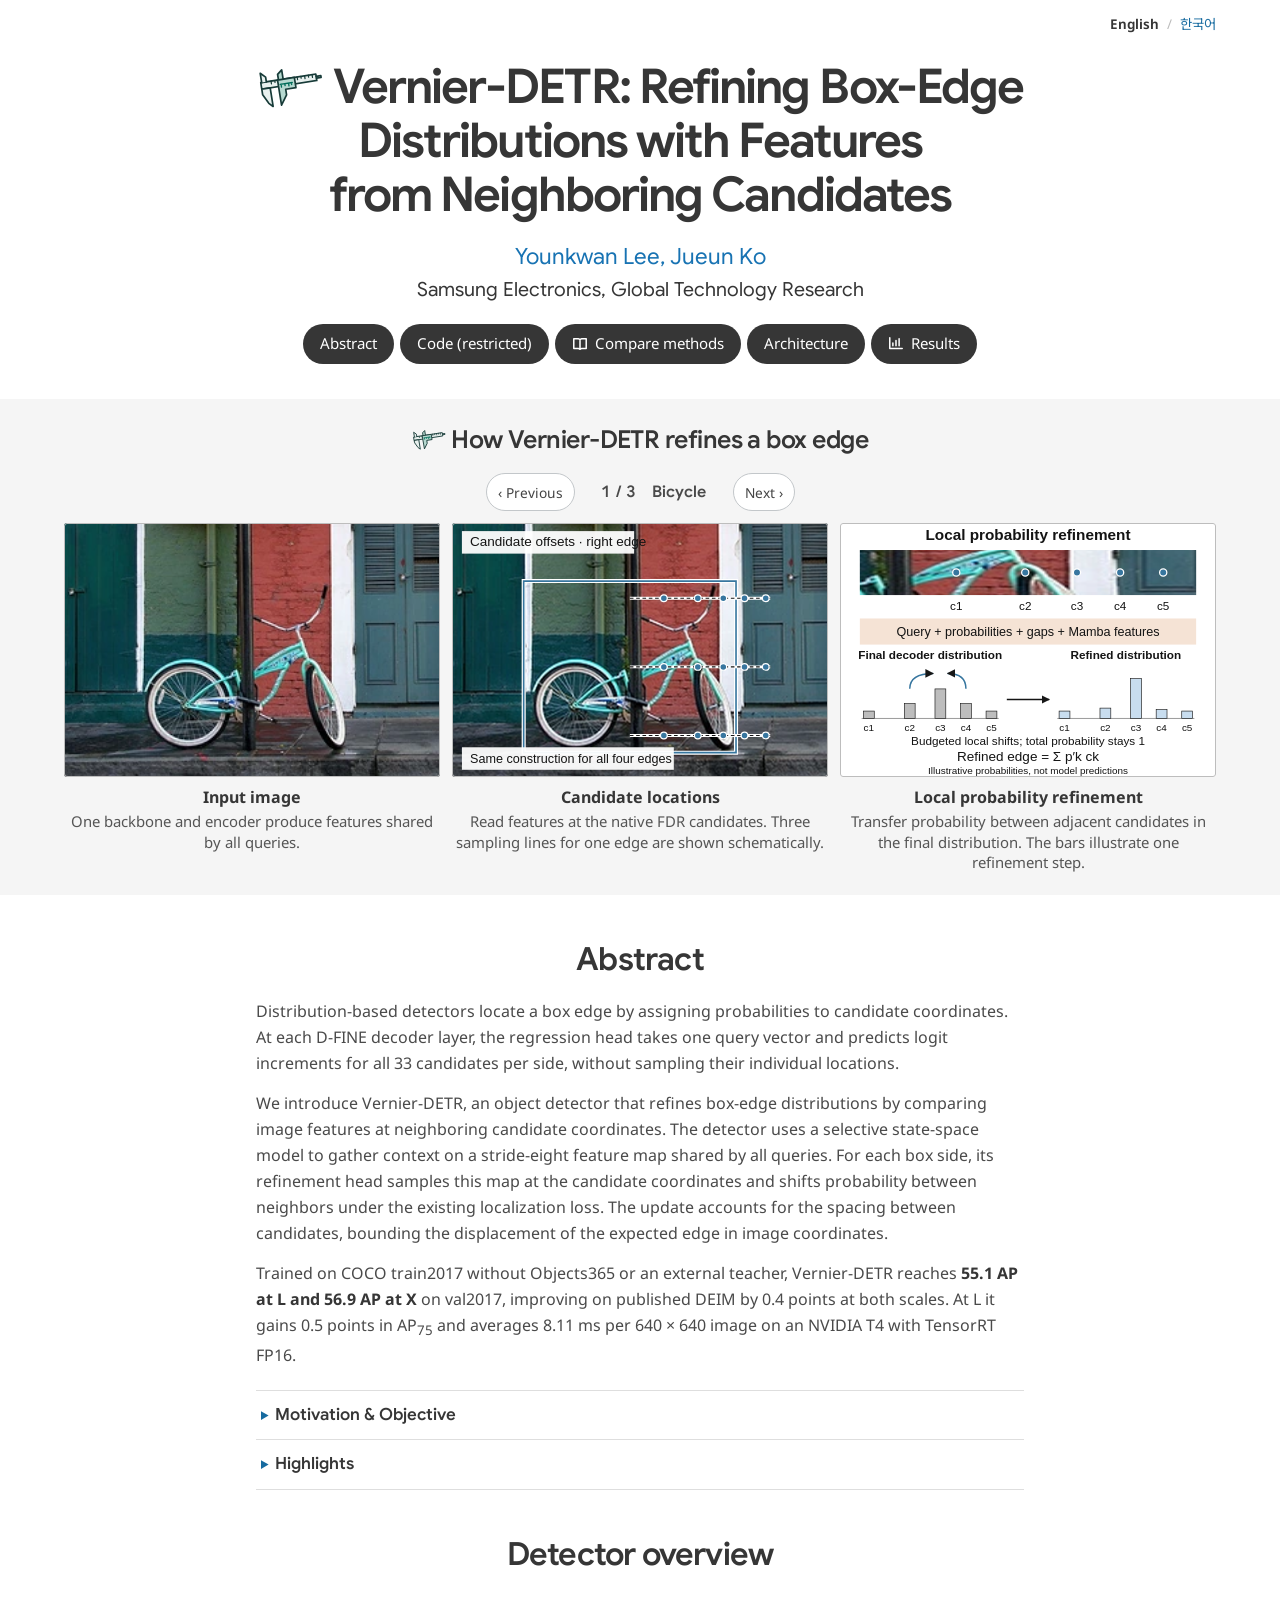
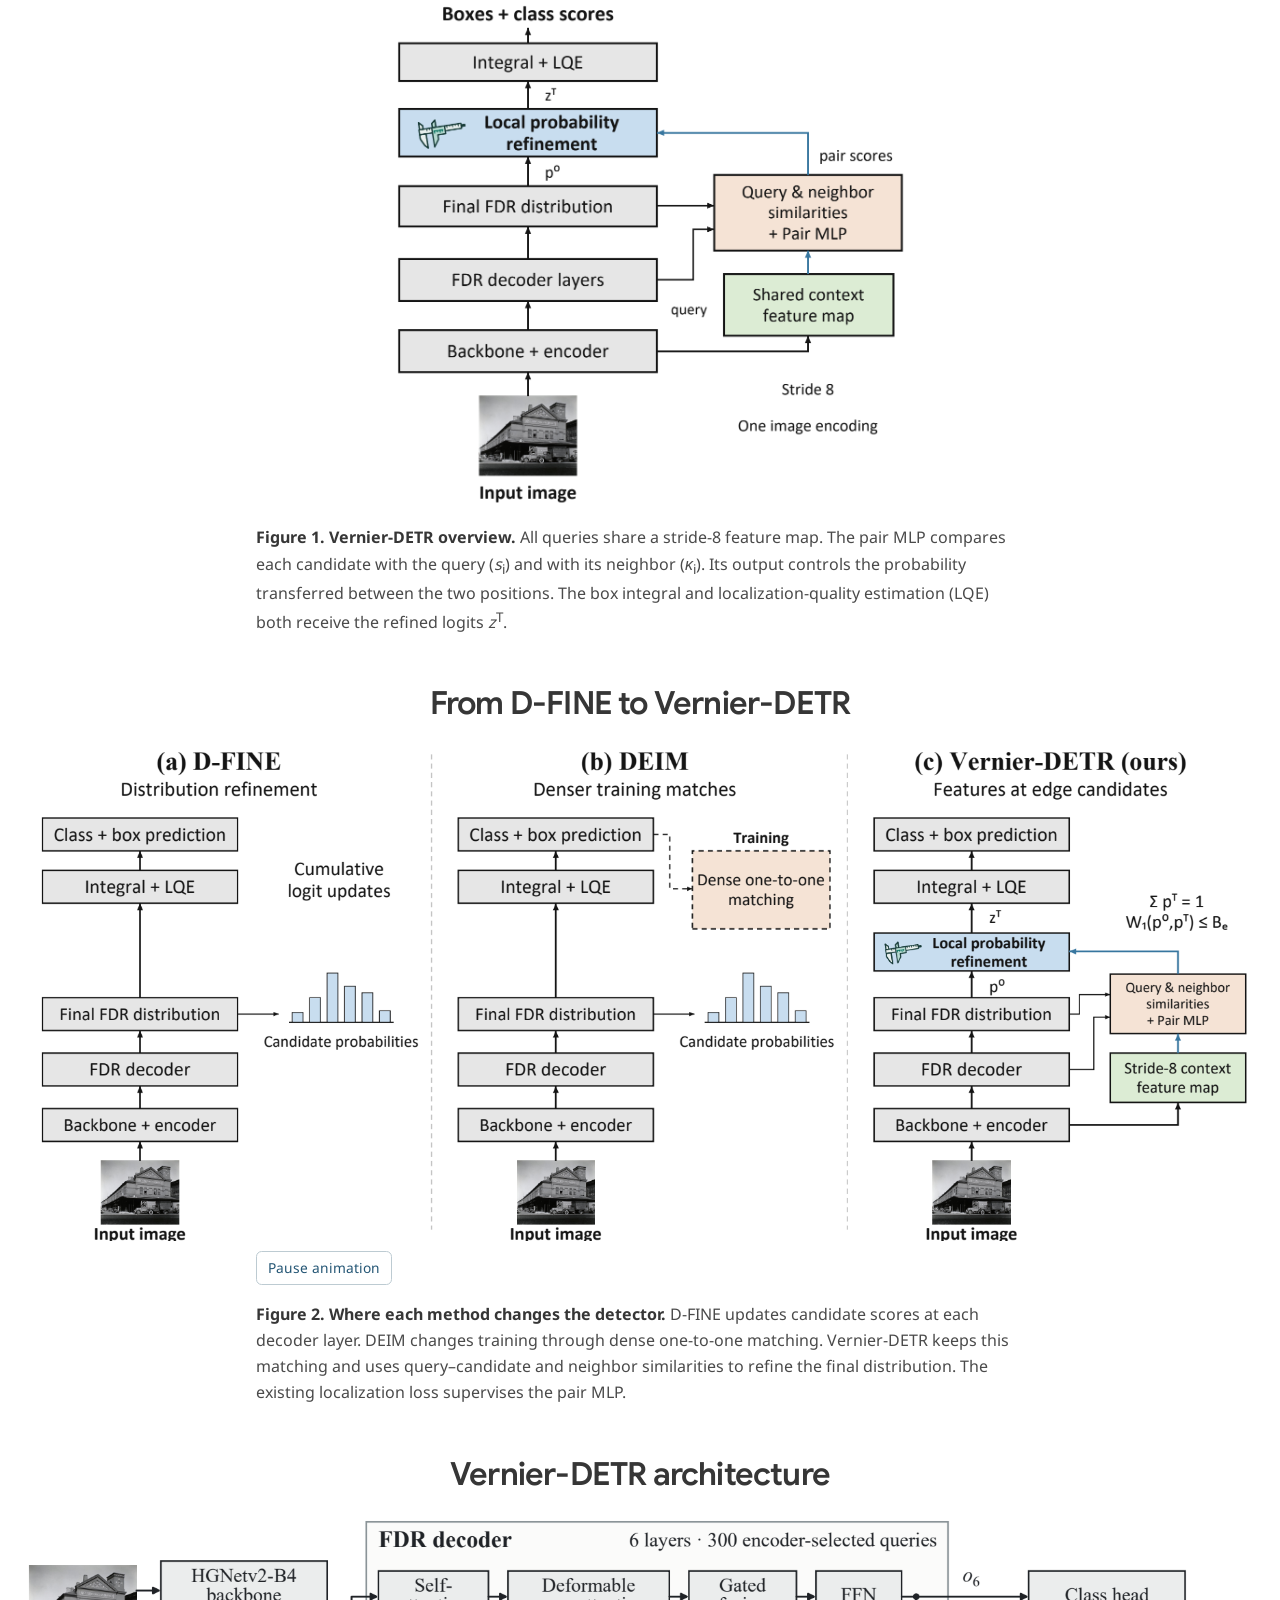
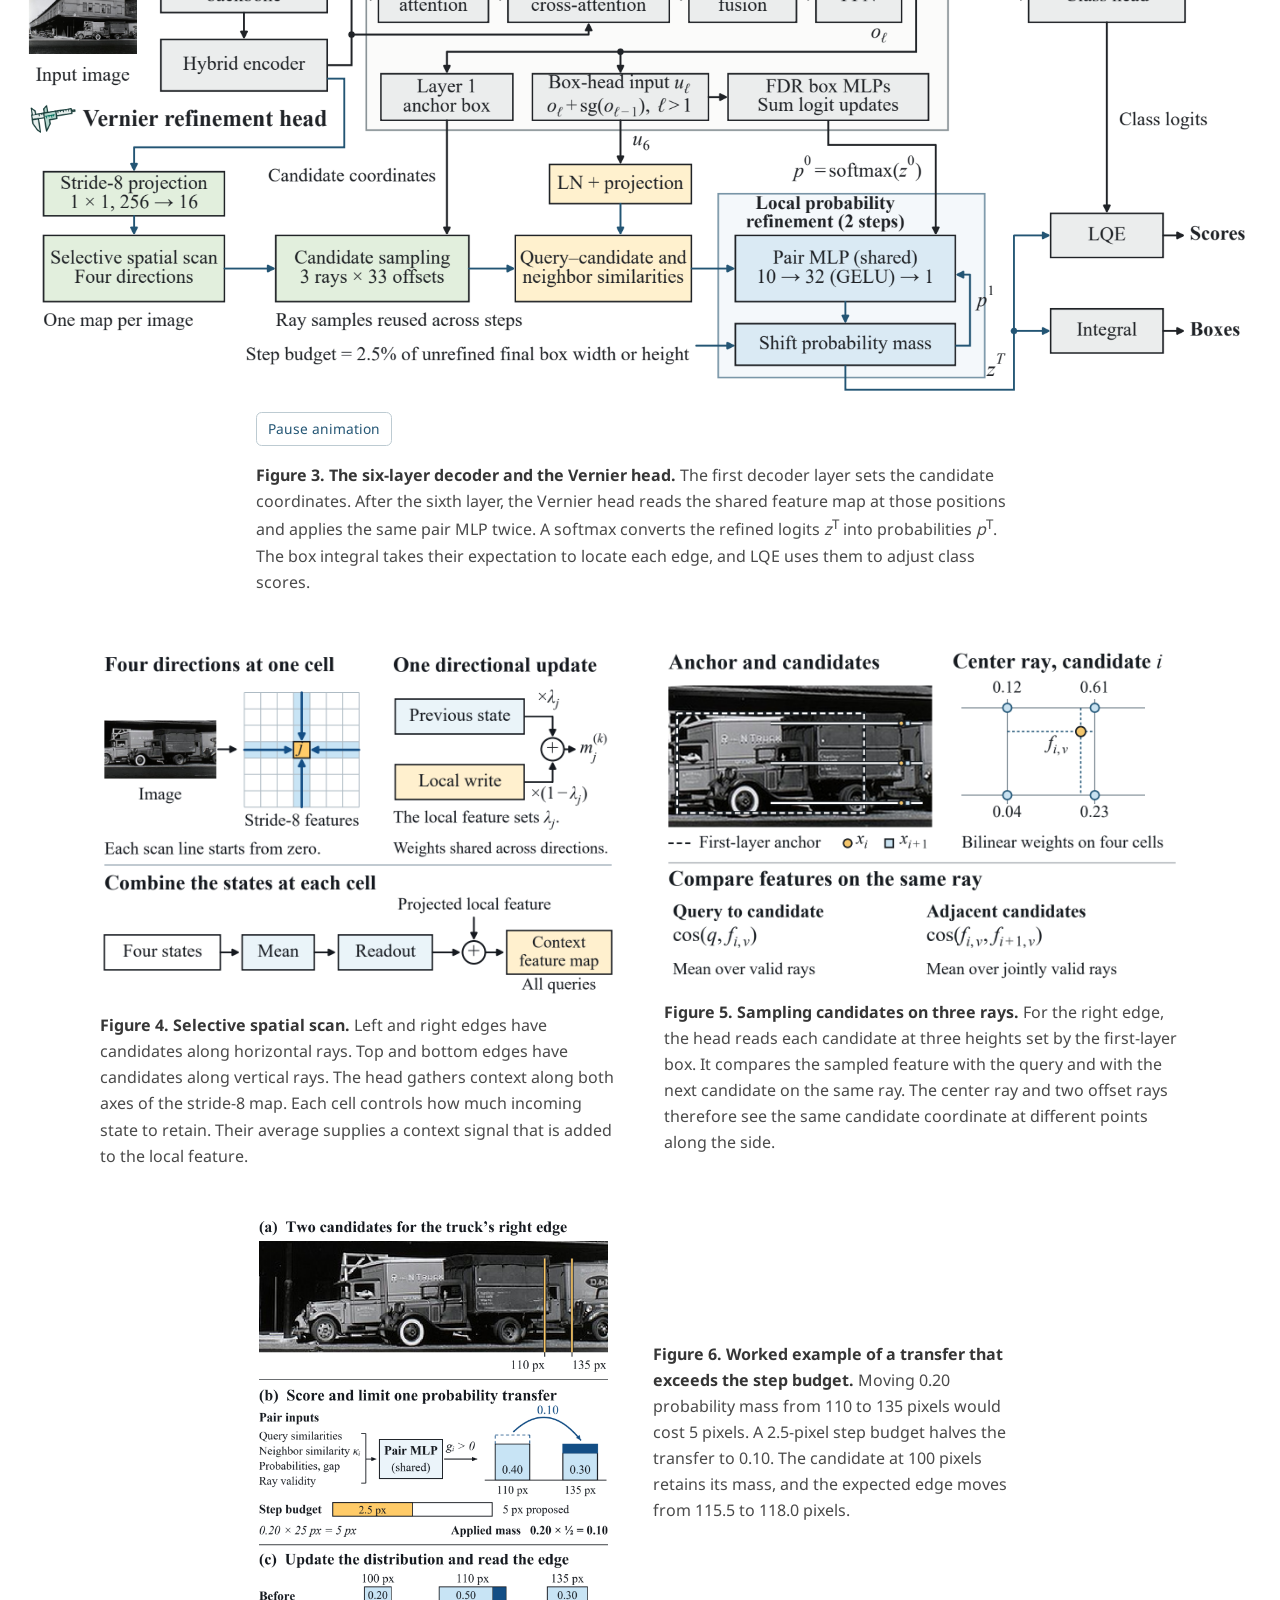
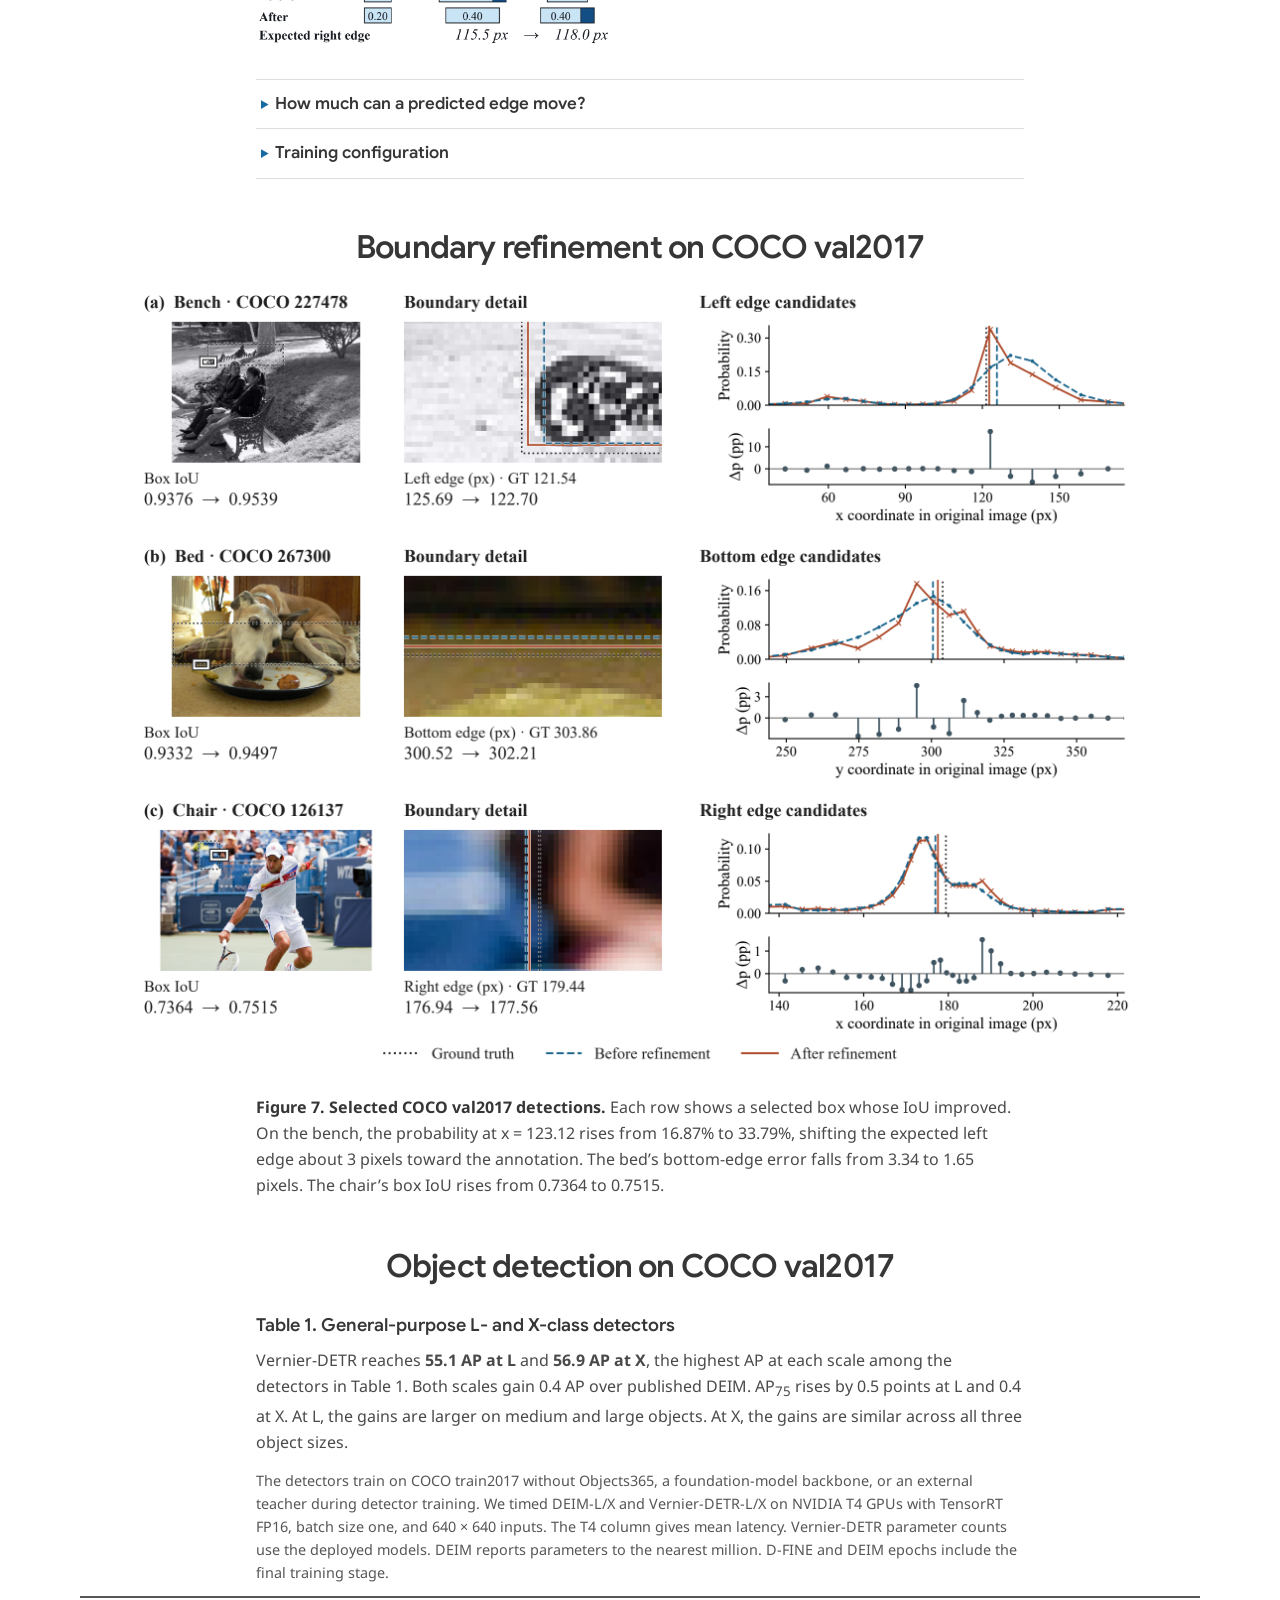
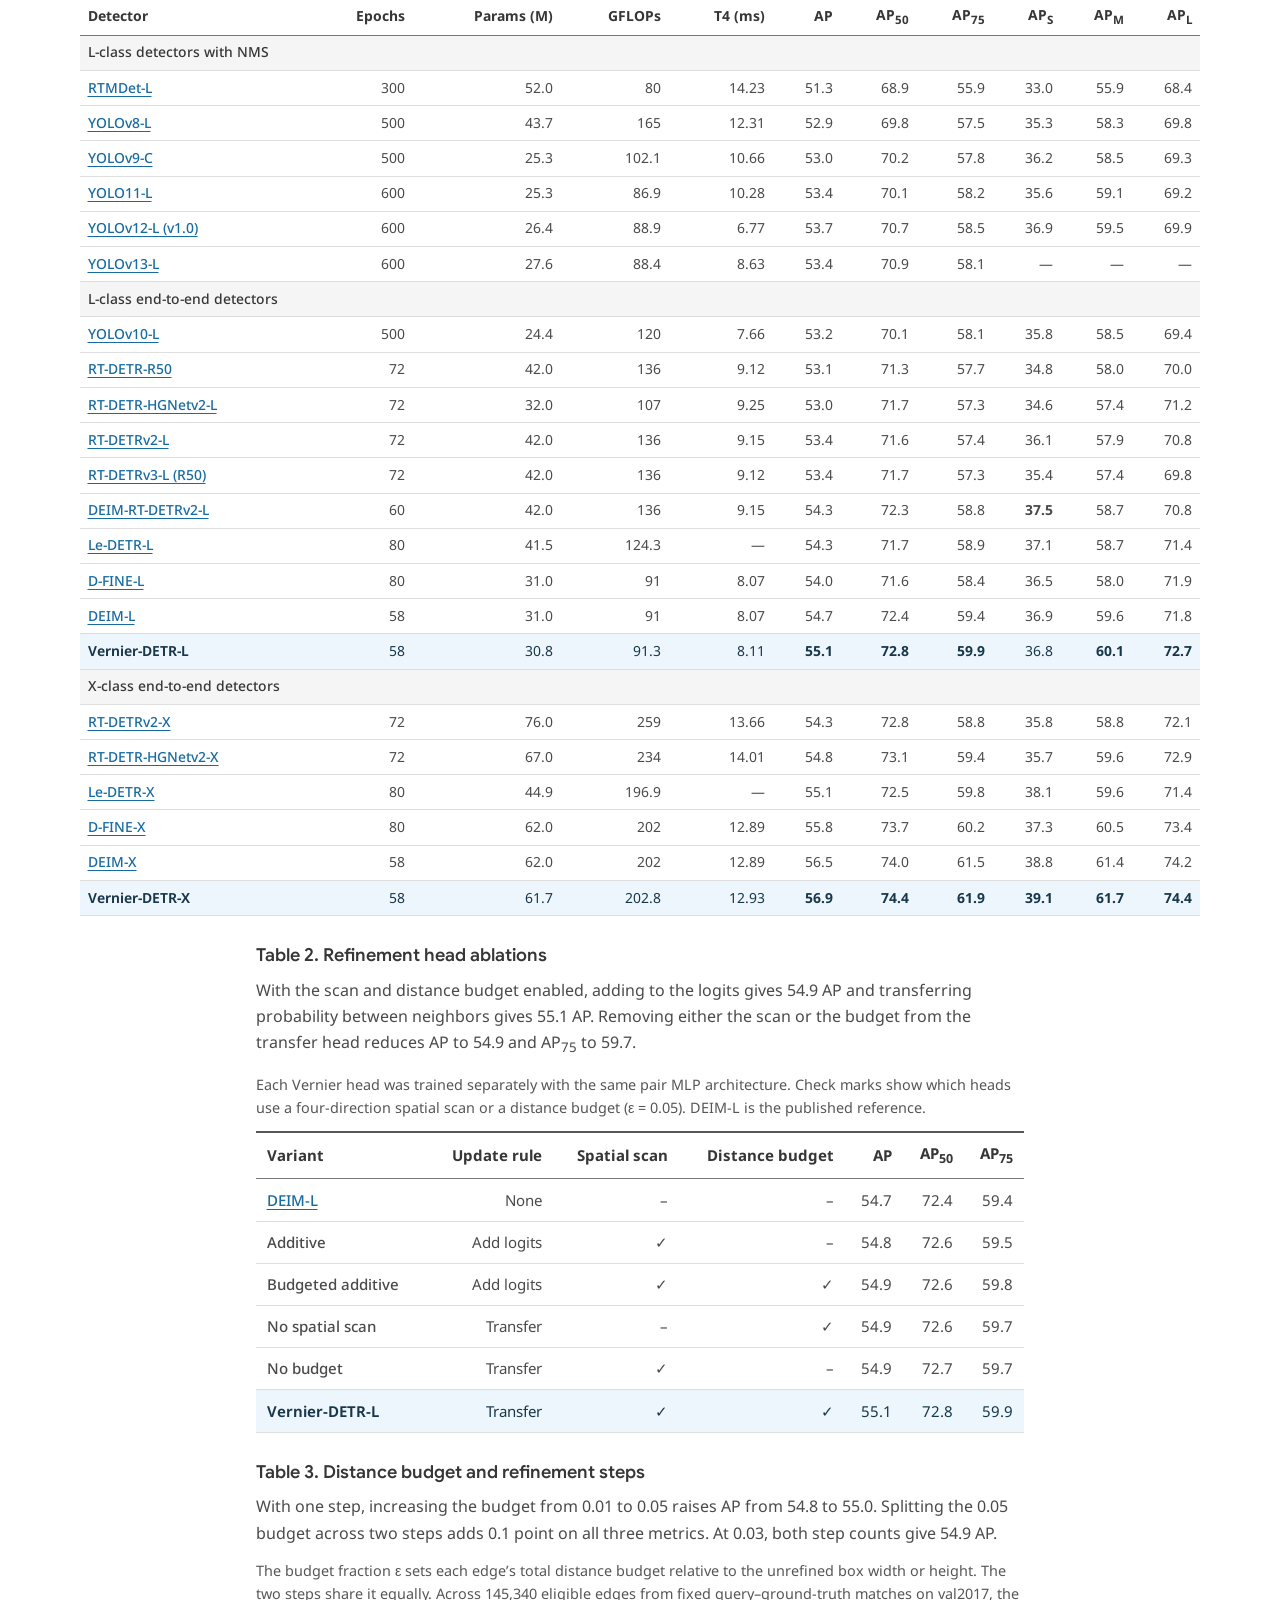
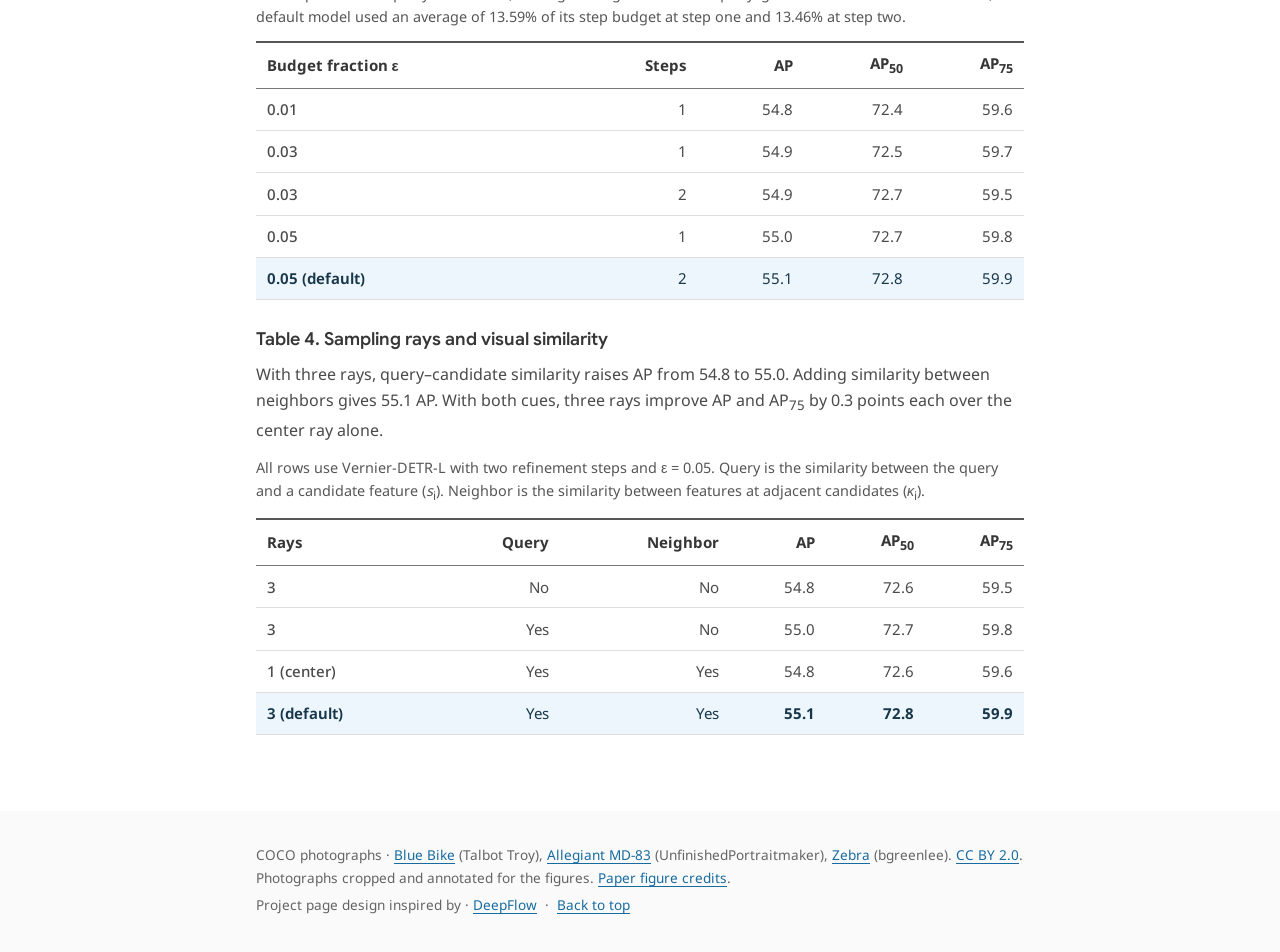
<file: index.html>
<!DOCTYPE html>

<html lang="en"><head><meta charset="utf-8"/><meta content="width=device-width, initial-scale=1" name="viewport"/><meta content="#ffffff" name="theme-color"/><meta content="Vernier-DETR refines box-edge distributions using features at neighboring candidate positions. On COCO val2017, it reaches 55.1 AP at L and 56.9 AP at X." name="description"/><title>Vernier-DETR: Refining Box-Edge Distributions with Features from Neighboring Candidates</title><link href="ko.html" hreflang="ko" rel="alternate"/><link href="index.html" hreflang="en" rel="alternate"/><link rel="icon" href="favicon.ico" sizes="16x16 32x32 48x48" type="image/x-icon"/><link rel="icon" href="assets/vernier-favicon.svg" sizes="any" type="image/svg+xml"/><link href="fonts.css?v=vernier-20261117" rel="stylesheet"/><link href="site.css?v=vernier-caliper-2" rel="stylesheet"/><link href="hero.css?v=vernier-20261117" rel="stylesheet"/><link href="evolution.css?v=vernier-20261117" rel="stylesheet"/><script defer="" src="hero.js?v=vernier-20261117"></script><link href="method-motion.css?v=vernier-20261117" rel="stylesheet"/><link href="method-figures.css?v=vernier-20261117" rel="stylesheet"/><script defer="" src="architecture-film.js?v=vernier-20261117"></script><meta content="Vernier-DETR: Refining Box-Edge Distributions with Features from Neighboring Candidates" property="og:title"/><meta content="Vernier-DETR refines box-edge distributions using features at neighboring candidate positions. On COCO val2017, it reaches 55.1 AP at L and 56.9 AP at X." property="og:description"/><meta content="website" property="og:type"/></head>
<body id="top"><a class="skip" href="#main">Skip to the research</a>
<nav aria-label="Language" class="language"><span aria-current="page">English</span><span class="divider">/</span><a href="ko.html" lang="ko">한국어</a></nav>
<main id="main">
<header class="mast"><h1><span class="model-name"><img class="title-caliper" src="assets/vernier-caliper.svg" alt="" width="72" height="50"/>Vernier-DETR:</span> Refining <span class="title-term">Box-Edge</span> Distributions with Features from Neighboring Candidates</h1><div class="byline"><p class="authors">Younkwan Lee, Jueun Ko</p><p class="affiliation">Samsung Electronics, Global Technology Research</p></div>
<nav aria-label="Research resources" class="buttons"><a href="#abstract">Abstract</a><a href="https://github.com/youn720lee/tfdet/tree/dqm/platform/vfm_v3_detr">Code (restricted)</a><a href="#evolution"><svg aria-hidden="true" viewbox="0 0 18 18"><path d="M2 3h5l2 1 2-1h5v11h-5l-2 1-2-1H2zM9 4v11"></path></svg>Compare methods</a><a href="#architecture">Architecture</a><a href="#results"><svg aria-hidden="true" viewbox="0 0 18 18"><path d="M2 2v12h14M5.5 11V8M9 11V5M12.5 11V3"></path></svg>Results</a></nav></header>
<section aria-labelledby="teaser-title" class="teaser"><h2 class="teaser-heading" id="teaser-title"><span class="model-name"><img class="title-caliper" src="assets/vernier-caliper.svg" alt="" width="72" height="50"/>How Vernier-DETR</span> refines a box edge</h2>
<div aria-label="Choose a COCO image" class="example-controls" hidden="" role="group"><button aria-controls="boundary-viewer" data-previous="" type="button">‹ Previous</button><output aria-atomic="true" aria-live="polite">1 / 3　Bicycle</output><button aria-controls="boundary-viewer" data-next="" type="button">Next ›</button></div>
<div aria-label="Choose a COCO image" id="boundary-viewer" role="region">
<div class="example-panels" data-example="Bicycle">
<figure class="scene"><div class="scene-image"><img alt="COCO photograph used as the detector input." height="282" src="assets/examples/bicycle-scene.webp" width="417"/></div><figcaption><strong>Input image</strong><span>One backbone and encoder produce features shared by all queries.</span></figcaption></figure>
<figure class="scene"><div class="scene-image"><img alt="Illustrative candidate positions on three parallel lines for one box edge." height="282" src="assets/examples/bicycle-candidates.svg?v=vernier-20261117" width="417"/></div><figcaption><strong>Candidate locations</strong><span>Read features at the native FDR candidates. Three sampling lines for one edge are shown schematically.</span></figcaption></figure>
<figure class="scene"><div class="scene-image"><img alt="Illustrative probability distributions before and after local probability refinement." height="282" src="assets/examples/bicycle-evidence.svg?v=vernier-20261117" width="417"/></div><figcaption><strong>Local probability refinement</strong><span>Transfer probability between adjacent candidates in the final distribution. The bars illustrate one refinement step.</span></figcaption></figure>
</div>
<div class="example-panels" data-example="Airplane">
<figure class="scene"><div class="scene-image"><img alt="COCO photograph used as the detector input." height="282" loading="lazy" src="assets/examples/airplane-scene.webp" width="417"/></div><figcaption><strong>Input image</strong><span>One backbone and encoder produce features shared by all queries.</span></figcaption></figure>
<figure class="scene"><div class="scene-image"><img alt="Illustrative candidate positions on three parallel lines for one box edge." height="282" loading="lazy" src="assets/examples/airplane-candidates.svg?v=vernier-20261117" width="417"/></div><figcaption><strong>Candidate locations</strong><span>Read features at the native FDR candidates. Three sampling lines for one edge are shown schematically.</span></figcaption></figure>
<figure class="scene"><div class="scene-image"><img alt="Illustrative probability distributions before and after local probability refinement." height="282" loading="lazy" src="assets/examples/airplane-evidence.svg?v=vernier-20261117" width="417"/></div><figcaption><strong>Local probability refinement</strong><span>Transfer probability between adjacent candidates in the final distribution. The bars illustrate one refinement step.</span></figcaption></figure>
</div>
<div class="example-panels" data-example="Zebra">
<figure class="scene"><div class="scene-image"><img alt="COCO photograph used as the detector input." height="282" loading="lazy" src="assets/examples/zebra-scene.webp" width="417"/></div><figcaption><strong>Input image</strong><span>One backbone and encoder produce features shared by all queries.</span></figcaption></figure>
<figure class="scene"><div class="scene-image"><img alt="Illustrative candidate positions on three parallel lines for one box edge." height="282" loading="lazy" src="assets/examples/zebra-candidates.svg?v=vernier-20261117" width="417"/></div><figcaption><strong>Candidate locations</strong><span>Read features at the native FDR candidates. Three sampling lines for one edge are shown schematically.</span></figcaption></figure>
<figure class="scene"><div class="scene-image"><img alt="Illustrative probability distributions before and after local probability refinement." height="282" loading="lazy" src="assets/examples/zebra-evidence.svg?v=vernier-20261117" width="417"/></div><figcaption><strong>Local probability refinement</strong><span>Transfer probability between adjacent candidates in the final distribution. The bars illustrate one refinement step.</span></figcaption></figure>
</div>
</div>
<div aria-label="Choose a panel" class="stage-controls" hidden="" role="group"><button aria-pressed="true" data-stage="0" type="button">Input image</button><button aria-pressed="false" data-stage="1" type="button">Candidate offsets</button><button aria-pressed="false" data-stage="2" type="button">Probability refinement</button></div>
</section>
<div class="content-column">
<section class="chapter" id="abstract"><h2>Abstract</h2><div class="abstract-copy">
<p>Distribution-based detectors locate a box edge by assigning probabilities to candidate coordinates. At each D-FINE decoder layer, the regression head takes one query vector and predicts logit increments for all 33 candidates per side, without sampling their individual locations.</p>
<p>We introduce Vernier-DETR, an object detector that refines box-edge distributions by comparing image features at neighboring candidate coordinates. The detector uses a selective state-space model to gather context on a stride-eight feature map shared by all queries. For each box side, its refinement head samples this map at the candidate coordinates and shifts probability between neighbors under the existing localization loss. The update accounts for the spacing between candidates, bounding the displacement of the expected edge in image coordinates.</p>
<p>Trained on COCO train2017 without Objects365 or an external teacher, Vernier-DETR reaches <strong>55.1 AP at L and 56.9 AP at X</strong> on val2017, improving on published DEIM by 0.4 points at both scales. At L it gains 0.5 points in AP<sub>75</sub> and averages 8.11 ms per 640 × 640 image on an NVIDIA T4 with TensorRT FP16.</p>
</div></section>
<div class="research-notes">
<details id="motivation"><summary>Motivation &amp; Objective</summary><p>The decoder can recognize an object while placing its edge just inside or beyond the boundary. When two neighboring coordinates both carry probability, what does the image show at each one? Vernier-DETR reads both positions before the box is decoded. Its name refers to the vernier scale used to take a finer reading between marks on a main scale.</p></details>
<details id="highlights"><summary>Highlights</summary><ul><li><strong>Compare neighboring candidates.</strong> The head uses the query and image features from both candidate coordinates to decide how much probability to transfer. The detector’s localization loss supervises this comparison.</li><li><strong>Share the image readout.</strong> Row and column scans build a context map once per image. Each query samples its candidates along three rays per side and reuses those features in both refinement steps.</li><li><strong>Account for candidate spacing.</strong> Moving the same probability across a wider gap shifts the expected edge farther. The cost of a transfer is the probability moved times the distance it crosses. The two steps together limit the edge displacement to 5% of the unrefined box width or height.</li></ul></details>
</div>
<section aria-labelledby="overview-title" class="chapter" id="overview">
<h2 id="overview-title">Detector overview</h2>
<figure id="figure-1" class="paper-figure paper-overview">
<div class="paper-visual"><a class="figure-fullsize" href="assets/paper-figures/fig1-overview.pdf?v=0285f2fd" aria-label="Open Figure 1 as a PDF"><img src="assets/paper-figures/fig1-overview.webp?v=0285f2fd" width="1200" height="1095" loading="lazy" alt="The pair MLP uses query–candidate and neighbor similarities. Both the box integral and LQE receive the refined edge logits."/></a></div>
<figcaption class="caption"><strong>Figure 1. Vernier-DETR overview.</strong> All queries share a stride-8 feature map. The pair MLP compares each candidate with the query (<i>s</i><sub>i</sub>) and with its neighbor (<i>κ</i><sub>i</sub>). Its output controls the probability transferred between the two positions. The box integral and localization-quality estimation (LQE) both receive the refined logits <i>z</i><sup>T</sup>.</figcaption>
</figure>
</section>
<section aria-labelledby="evolution-title" class="chapter evolution" id="evolution">
<h2 id="evolution-title">From D-FINE to Vernier-DETR</h2>
<figure id="figure-2" class="paper-figure paper-animated">
<div class="paper-visual paper-scroll" role="region" tabindex="0" aria-label="Figure 2, scroll horizontally for details"><a class="figure-fullsize" href="assets/paper-figures/fig2-evolution.pdf?v=a7397754" aria-label="Open Figure 2 as a PDF"><img src="assets/paper-figures/fig2-evolution.webp?v=a7397754" data-animation="assets/paper-figures/fig2-evolution.gif?v=a7397754" width="1800" height="728" loading="lazy" alt="D-FINE, DEIM and Vernier-DETR share a decoder prediction path. In panel (c), the Vernier head feeds refined logits to the box integral and LQE."/></a></div>
<figcaption class="caption"><strong>Figure 2. Where each method changes the detector.</strong> D-FINE updates candidate scores at each decoder layer. DEIM changes training through dense one-to-one matching. Vernier-DETR keeps this matching and uses query–candidate and neighbor similarities to refine the final distribution. The existing localization loss supervises the pair MLP.</figcaption>
</figure>
</section>
<section aria-labelledby="architecture-title" class="chapter" id="architecture">
<h2 id="architecture-title">Vernier-DETR architecture</h2>
<div id="architecture-film">
<figure id="figure-3" class="paper-figure paper-animated">
<div class="paper-visual paper-scroll" role="region" tabindex="0" aria-label="Figure 3, scroll horizontally for details"><a class="figure-fullsize" href="assets/paper-figures/fig3-framework.pdf?v=e4765cc2" aria-label="Open Figure 3 as a PDF"><img src="assets/paper-figures/fig3-framework.webp?v=e4765cc2" data-animation="assets/paper-figures/fig3-framework.gif?v=e4765cc2" width="1800" height="708" loading="lazy" alt="The six-layer FDR decoder scores 33 candidates per edge. The Vernier head sends the refined logits to the box integral and LQE."/></a></div>
<figcaption class="caption"><strong>Figure 3. The six-layer decoder and the Vernier head.</strong> The first decoder layer sets the candidate coordinates. After the sixth layer, the Vernier head reads the shared feature map at those positions and applies the same pair MLP twice. A softmax converts the refined logits <i>z</i><sup>T</sup> into probabilities <i>p</i><sup>T</sup>. The box integral takes their expectation to locate each edge, and LQE uses them to adjust class scores.</figcaption>
</figure>
</div>
<div class="method-detail-pair">
<figure id="figure-4" class="paper-figure">
<div class="paper-visual"><a class="figure-fullsize" href="assets/paper-figures/fig4-scan.pdf" aria-label="Open Figure 4 as a PDF"><img src="assets/paper-figures/fig4-scan.webp" width="1180" height="790" loading="lazy" alt="Four arrows pass through a cell along its row and column. An input-dependent update retains part of each incoming state at the cell."/></a></div>
<figcaption class="caption"><strong>Figure 4. Selective spatial scan.</strong> Left and right edges have candidates along horizontal rays. Top and bottom edges have candidates along vertical rays. The head gathers context along both axes of the stride-8 map. Each cell controls how much incoming state to retain. Their average supplies a context signal that is added to the local feature.</figcaption>
</figure>
<figure id="figure-5" class="paper-figure">
<div class="paper-visual"><a class="figure-fullsize" href="assets/paper-figures/fig5-sampling.pdf" aria-label="Open Figure 5 as a PDF"><img src="assets/paper-figures/fig5-sampling.webp" width="1180" height="760" loading="lazy" alt="Three horizontal rays meet the candidate positions for the right side of a box. An inset shows the four bilinear weights for one sample."/></a></div>
<figcaption class="caption"><strong>Figure 5. Sampling candidates on three rays.</strong> For the right edge, the head reads each candidate at three heights set by the first-layer box. It compares the sampled feature with the query and with the next candidate on the same ray. The center ray and two offset rays therefore see the same candidate coordinate at different points along the side.</figcaption>
</figure>
</div>
<figure id="figure-6" class="paper-figure method-step">
<div class="paper-visual"><a class="figure-fullsize" href="assets/paper-figures/fig6-update.pdf?v=294f5bd3" aria-label="Open Figure 6 as a PDF"><img src="assets/paper-figures/fig6-update.webp?v=294f5bd3" width="1180" height="1430" loading="lazy" alt="A worked example on a COCO truck shows the step budget halving the proposed probability transfer between candidates 25 pixels apart."/></a></div>
<figcaption class="caption"><strong>Figure 6. Worked example of a transfer that exceeds the step budget.</strong> Moving 0.20 probability mass from 110 to 135 pixels would cost 5 pixels. A 2.5-pixel step budget halves the transfer to 0.10. The candidate at 100 pixels retains its mass, and the expected edge moves from 115.5 to 118.0 pixels.</figcaption>
</figure>
<div class="research-notes method-details">
<details id="method"><summary>How much can a predicted edge move?</summary><p>The first-layer box fixes the candidate positions. The width or height of the unrefined final box determines the total distance budget. With the default 5% budget, a 100-pixel-wide final box allows the left and right edges to move by at most 5 pixels each across both steps. The budget is split equally between steps.</p></details>
<details id="training"><summary>Training configuration</summary><p>L and X use the same head with 16 channels, state dimension 4, three rays, and two refinement steps. They use the ImageNet-pretrained HGNetv2-B4 and B5 backbones, respectively, and follow the same 58-epoch DEIM schedule on COCO train2017, including its eight-epoch final stage. Both retain the base detector’s matching, denoising, and localization self-distillation. Detector training uses neither Objects365 nor an external teacher.</p></details>
</div>
</section>
<section class="chapter" id="qualitative" aria-labelledby="qualitative-title">
<h2 id="qualitative-title">Boundary refinement on COCO val2017</h2>
<figure id="figure-7" class="paper-figure method-cases">
<div class="paper-visual paper-scroll" role="region" tabindex="0" aria-label="Figure 7, scroll horizontally for details"><a class="figure-fullsize" href="assets/paper-figures/fig7-qualitative.pdf" aria-label="Open Figure 7 as a PDF"><img src="assets/paper-figures/fig7-qualitative.webp" width="2016" height="1588" loading="lazy" alt="Three COCO detections (bench, bed, chair), enlarged edges, and plots of candidate probabilities before and after refinement. All three selected boxes improve in IoU."/></a></div>
<figcaption class="caption"><strong>Figure 7. Selected COCO val2017 detections.</strong> Each row shows a selected box whose IoU improved. On the bench, the probability at x = 123.12 rises from 16.87% to 33.79%, shifting the expected left edge about 3 pixels toward the annotation. The bed’s bottom-edge error falls from 3.34 to 1.65 pixels. The chair’s box IoU rises from 0.7364 to 0.7515.</figcaption>
</figure>
</section>
<section class="chapter" id="results"><h2>Object detection on COCO val2017</h2>
<div class="result-block"><h3 id="detector-comparison">Table 1. General-purpose L- and X-class detectors</h3>
<p class="prose">Vernier-DETR reaches <strong>55.1 AP at L</strong> and <strong>56.9 AP at X</strong>, the highest AP at each scale among the detectors in Table 1. Both scales gain 0.4 AP over published DEIM. AP<sub>75</sub> rises by 0.5 points at L and 0.4 at X. At L, the gains are larger on medium and large objects. At X, the gains are similar across all three object sizes.</p>
<p class="table-caption" id="detector-comparison-protocol">The detectors train on COCO train2017 without Objects365, a foundation-model backbone, or an external teacher during detector training. We timed DEIM-L/X and Vernier-DETR-L/X on NVIDIA T4 GPUs with TensorRT FP16, batch size one, and 640 × 640 inputs. The T4 column gives mean latency. Vernier-DETR parameter counts use the deployed models. DEIM reports parameters to the nearest million. D-FINE and DEIM epochs include the final training stage.</p>
<div class="tablewrap detector-table" role="region" aria-labelledby="detector-comparison" tabindex="0">
<table aria-labelledby="detector-comparison" aria-describedby="detector-comparison-protocol">
<thead><tr><th scope="col">Detector</th><th scope="col">Epochs</th><th scope="col">Params (M)</th><th scope="col">GFLOPs</th><th scope="col">T4 (ms)</th><th scope="col">AP</th><th scope="col">AP<sub>50</sub></th><th scope="col">AP<sub>75</sub></th><th scope="col">AP<sub>S</sub></th><th scope="col">AP<sub>M</sub></th><th scope="col">AP<sub>L</sub></th></tr></thead>
<tbody><tr class="model-group"><th scope="rowgroup" colspan="11">L-class detectors with NMS</th></tr>
<tr><th scope="row"><a href="https://arxiv.org/abs/2212.07784">RTMDet-L</a></th><td>300</td><td>52.0</td><td>80</td><td>14.23</td><td>51.3</td><td>68.9</td><td>55.9</td><td>33.0</td><td>55.9</td><td>68.4</td></tr>
<tr><th scope="row"><a href="https://docs.ultralytics.com/models/yolov8/">YOLOv8-L</a></th><td>500</td><td>43.7</td><td>165</td><td>12.31</td><td>52.9</td><td>69.8</td><td>57.5</td><td>35.3</td><td>58.3</td><td>69.8</td></tr>
<tr><th scope="row"><a href="https://arxiv.org/abs/2402.13616">YOLOv9-C</a></th><td>500</td><td>25.3</td><td>102.1</td><td>10.66</td><td>53.0</td><td>70.2</td><td>57.8</td><td>36.2</td><td>58.5</td><td>69.3</td></tr>
<tr><th scope="row"><a href="https://docs.ultralytics.com/models/yolo11/">YOLO11-L</a></th><td>600</td><td>25.3</td><td>86.9</td><td>10.28</td><td>53.4</td><td>70.1</td><td>58.2</td><td>35.6</td><td>59.1</td><td>69.2</td></tr>
<tr><th scope="row"><a href="https://arxiv.org/abs/2502.12524v1">YOLOv12-L (v1.0)</a></th><td>600</td><td>26.4</td><td>88.9</td><td>6.77</td><td>53.7</td><td>70.7</td><td>58.5</td><td>36.9</td><td>59.5</td><td>69.9</td></tr>
<tr><th scope="row"><a href="https://arxiv.org/abs/2506.17733">YOLOv13-L</a></th><td>600</td><td>27.6</td><td>88.4</td><td>8.63</td><td>53.4</td><td>70.9</td><td>58.1</td><td><span aria-label="Not reported">—</span></td><td><span aria-label="Not reported">—</span></td><td><span aria-label="Not reported">—</span></td></tr>
</tbody>
<tbody><tr class="model-group"><th scope="rowgroup" colspan="11">L-class end-to-end detectors</th></tr>
<tr><th scope="row"><a href="https://arxiv.org/abs/2405.14458">YOLOv10-L</a></th><td>500</td><td>24.4</td><td>120</td><td>7.66</td><td>53.2</td><td>70.1</td><td>58.1</td><td>35.8</td><td>58.5</td><td>69.4</td></tr>
<tr><th scope="row"><a href="https://arxiv.org/abs/2304.08069">RT-DETR-R50</a></th><td>72</td><td>42.0</td><td>136</td><td>9.12</td><td>53.1</td><td>71.3</td><td>57.7</td><td>34.8</td><td>58.0</td><td>70.0</td></tr>
<tr><th scope="row"><a href="https://arxiv.org/abs/2304.08069">RT-DETR-HGNetv2-L</a></th><td>72</td><td>32.0</td><td>107</td><td>9.25</td><td>53.0</td><td>71.7</td><td>57.3</td><td>34.6</td><td>57.4</td><td>71.2</td></tr>
<tr><th scope="row"><a href="https://arxiv.org/abs/2407.17140">RT-DETRv2-L</a></th><td>72</td><td>42.0</td><td>136</td><td>9.15</td><td>53.4</td><td>71.6</td><td>57.4</td><td>36.1</td><td>57.9</td><td>70.8</td></tr>
<tr><th scope="row"><a href="https://arxiv.org/abs/2409.08475">RT-DETRv3-L (R50)</a></th><td>72</td><td>42.0</td><td>136</td><td>9.12</td><td>53.4</td><td>71.7</td><td>57.3</td><td>35.4</td><td>57.4</td><td>69.8</td></tr>
<tr><th scope="row"><a href="https://openaccess.thecvf.com/content/CVPR2025/html/Huang_DEIM_DETR_with_Improved_Matching_for_Fast_Convergence_CVPR_2025_paper.html">DEIM-RT-DETRv2-L</a></th><td>60</td><td>42.0</td><td>136</td><td>9.15</td><td>54.3</td><td>72.3</td><td>58.8</td><td><strong>37.5</strong></td><td>58.7</td><td>70.8</td></tr>
<tr><th scope="row"><a href="https://arxiv.org/abs/2602.21010">Le-DETR-L</a></th><td>80</td><td>41.5</td><td>124.3</td><td><span aria-label="Not reported">—</span></td><td>54.3</td><td>71.7</td><td>58.9</td><td>37.1</td><td>58.7</td><td>71.4</td></tr>
<tr><th scope="row"><a href="https://arxiv.org/abs/2410.13842">D-FINE-L</a></th><td>80</td><td>31.0</td><td>91</td><td>8.07</td><td>54.0</td><td>71.6</td><td>58.4</td><td>36.5</td><td>58.0</td><td>71.9</td></tr>
<tr><th scope="row"><a href="https://openaccess.thecvf.com/content/CVPR2025/html/Huang_DEIM_DETR_with_Improved_Matching_for_Fast_Convergence_CVPR_2025_paper.html">DEIM-L</a></th><td>58</td><td>31.0</td><td>91</td><td>8.07</td><td>54.7</td><td>72.4</td><td>59.4</td><td>36.9</td><td>59.6</td><td>71.8</td></tr>
<tr class="ours"><th scope="row">Vernier-DETR-L</th><td>58</td><td>30.8</td><td>91.3</td><td>8.11</td><td><strong>55.1</strong></td><td><strong>72.8</strong></td><td><strong>59.9</strong></td><td>36.8</td><td><strong>60.1</strong></td><td><strong>72.7</strong></td></tr>
</tbody>
<tbody><tr class="model-group"><th scope="rowgroup" colspan="11">X-class end-to-end detectors</th></tr>
<tr><th scope="row"><a href="https://arxiv.org/abs/2407.17140">RT-DETRv2-X</a></th><td>72</td><td>76.0</td><td>259</td><td>13.66</td><td>54.3</td><td>72.8</td><td>58.8</td><td>35.8</td><td>58.8</td><td>72.1</td></tr>
<tr><th scope="row"><a href="https://arxiv.org/abs/2304.08069">RT-DETR-HGNetv2-X</a></th><td>72</td><td>67.0</td><td>234</td><td>14.01</td><td>54.8</td><td>73.1</td><td>59.4</td><td>35.7</td><td>59.6</td><td>72.9</td></tr>
<tr><th scope="row"><a href="https://arxiv.org/abs/2602.21010">Le-DETR-X</a></th><td>80</td><td>44.9</td><td>196.9</td><td><span aria-label="Not reported">—</span></td><td>55.1</td><td>72.5</td><td>59.8</td><td>38.1</td><td>59.6</td><td>71.4</td></tr>
<tr><th scope="row"><a href="https://arxiv.org/abs/2410.13842">D-FINE-X</a></th><td>80</td><td>62.0</td><td>202</td><td>12.89</td><td>55.8</td><td>73.7</td><td>60.2</td><td>37.3</td><td>60.5</td><td>73.4</td></tr>
<tr><th scope="row"><a href="https://openaccess.thecvf.com/content/CVPR2025/html/Huang_DEIM_DETR_with_Improved_Matching_for_Fast_Convergence_CVPR_2025_paper.html">DEIM-X</a></th><td>58</td><td>62.0</td><td>202</td><td>12.89</td><td>56.5</td><td>74.0</td><td>61.5</td><td>38.8</td><td>61.4</td><td>74.2</td></tr>
<tr class="ours"><th scope="row">Vernier-DETR-X</th><td>58</td><td>61.7</td><td>202.8</td><td>12.93</td><td><strong>56.9</strong></td><td><strong>74.4</strong></td><td><strong>61.9</strong></td><td><strong>39.1</strong></td><td><strong>61.7</strong></td><td><strong>74.4</strong></td></tr>
</tbody>
</table></div></div>
<div class="result-block"><h3 id="transport-ablation">Table 2. Refinement head ablations</h3>
<p class="prose">With the scan and distance budget enabled, adding to the logits gives 54.9 AP and transferring probability between neighbors gives 55.1 AP. Removing either the scan or the budget from the transfer head reduces AP to 54.9 and AP<sub>75</sub> to 59.7.</p>
<p class="table-caption" id="transport-ablation-protocol">Each Vernier head was trained separately with the same pair MLP architecture. Check marks show which heads use a four-direction spatial scan or a distance budget (ε = 0.05). DEIM-L is the published reference.</p>
<div class="tablewrap" role="region" aria-labelledby="transport-ablation" tabindex="0">
<table aria-labelledby="transport-ablation" aria-describedby="transport-ablation-protocol">
<thead><tr><th scope="col">Variant</th><th scope="col">Update rule</th><th scope="col">Spatial scan</th><th scope="col">Distance budget</th><th scope="col">AP</th><th scope="col">AP<sub>50</sub></th><th scope="col">AP<sub>75</sub></th></tr></thead>
<tbody>
<tr><th scope="row"><a href="https://openaccess.thecvf.com/content/CVPR2025/html/Huang_DEIM_DETR_with_Improved_Matching_for_Fast_Convergence_CVPR_2025_paper.html">DEIM-L</a></th><td>None</td><td><span role="img" aria-label="Disabled">–</span></td><td><span role="img" aria-label="Disabled">–</span></td><td>54.7</td><td>72.4</td><td>59.4</td></tr>
<tr><th scope="row">Additive</th><td>Add logits</td><td><span role="img" aria-label="Enabled">✓</span></td><td><span role="img" aria-label="Disabled">–</span></td><td>54.8</td><td>72.6</td><td>59.5</td></tr>
<tr><th scope="row">Budgeted additive</th><td>Add logits</td><td><span role="img" aria-label="Enabled">✓</span></td><td><span role="img" aria-label="Enabled">✓</span></td><td>54.9</td><td>72.6</td><td>59.8</td></tr>
<tr><th scope="row">No spatial scan</th><td>Transfer</td><td><span role="img" aria-label="Disabled">–</span></td><td><span role="img" aria-label="Enabled">✓</span></td><td>54.9</td><td>72.6</td><td>59.7</td></tr>
<tr><th scope="row">No budget</th><td>Transfer</td><td><span role="img" aria-label="Enabled">✓</span></td><td><span role="img" aria-label="Disabled">–</span></td><td>54.9</td><td>72.7</td><td>59.7</td></tr>
<tr class="ours"><th scope="row">Vernier-DETR-L</th><td>Transfer</td><td><span role="img" aria-label="Enabled">✓</span></td><td><span role="img" aria-label="Enabled">✓</span></td><td>55.1</td><td>72.8</td><td>59.9</td></tr>
</tbody>
</table></div></div>
<div class="result-block"><h3 id="steps-budget">Table 3. Distance budget and refinement steps</h3>
<p class="prose">With one step, increasing the budget from 0.01 to 0.05 raises AP from 54.8 to 55.0. Splitting the 0.05 budget across two steps adds 0.1 point on all three metrics. At 0.03, both step counts give 54.9 AP.</p>
<p class="table-caption" id="steps-budget-protocol">The budget fraction ε sets each edge’s total distance budget relative to the unrefined box width or height. The two steps share it equally. Across 145,340 eligible edges from fixed query–ground-truth matches on val2017, the default model used an average of 13.59% of its step budget at step one and 13.46% at step two.</p>
<div class="tablewrap" role="region" aria-labelledby="steps-budget" tabindex="0">
<table aria-labelledby="steps-budget" aria-describedby="steps-budget-protocol">
<thead><tr><th scope="col">Budget fraction ε</th><th scope="col">Steps</th><th scope="col">AP</th><th scope="col">AP<sub>50</sub></th><th scope="col">AP<sub>75</sub></th></tr></thead>
<tbody>
<tr><th scope="row">0.01</th><td>1</td><td>54.8</td><td>72.4</td><td>59.6</td></tr>
<tr><th scope="row">0.03</th><td>1</td><td>54.9</td><td>72.5</td><td>59.7</td></tr>
<tr><th scope="row">0.03</th><td>2</td><td>54.9</td><td>72.7</td><td>59.5</td></tr>
<tr><th scope="row">0.05</th><td>1</td><td>55.0</td><td>72.7</td><td>59.8</td></tr>
<tr class="ours"><th scope="row">0.05 (default)</th><td>2</td><td>55.1</td><td>72.8</td><td>59.9</td></tr>
</tbody>
</table></div></div>
<div class="result-block"><h3 id="candidate-ablation">Table 4. Sampling rays and visual similarity</h3>
<p class="prose">With three rays, query–candidate similarity raises AP from 54.8 to 55.0. Adding similarity between neighbors gives 55.1 AP. With both cues, three rays improve AP and AP<sub>75</sub> by 0.3 points each over the center ray alone.</p>
<p class="table-caption" id="candidate-ablation-protocol">All rows use Vernier-DETR-L with two refinement steps and ε = 0.05. Query is the similarity between the query and a candidate feature (<var>s</var><sub>i</sub>). Neighbor is the similarity between features at adjacent candidates (<var>κ</var><sub>i</sub>).</p>
<div class="tablewrap" role="region" aria-labelledby="candidate-ablation" tabindex="0">
<table aria-labelledby="candidate-ablation" aria-describedby="candidate-ablation-protocol">
<thead><tr><th scope="col">Rays</th><th scope="col">Query</th><th scope="col">Neighbor</th><th scope="col">AP</th><th scope="col">AP<sub>50</sub></th><th scope="col">AP<sub>75</sub></th></tr></thead>
<tbody>
<tr><th scope="row">3</th><td>No</td><td>No</td><td>54.8</td><td>72.6</td><td>59.5</td></tr>
<tr><th scope="row">3</th><td>Yes</td><td>No</td><td>55.0</td><td>72.7</td><td>59.8</td></tr>
<tr><th scope="row">1 (center)</th><td>Yes</td><td>Yes</td><td>54.8</td><td>72.6</td><td>59.6</td></tr>
<tr class="ours"><th scope="row">3 (default)</th><td>Yes</td><td>Yes</td><td><strong>55.1</strong></td><td><strong>72.8</strong></td><td><strong>59.9</strong></td></tr>
</tbody>
</table></div></div>
</section></div></main>
<footer class="footer"><p>COCO photographs · <a href="https://www.flickr.com/photos/rustydarbonne/2319776213/">Blue Bike</a> (Talbot Troy), <a href="https://www.flickr.com/photos/unfinishedportrait/7230915270/">Allegiant MD-83</a> (UnfinishedPortraitmaker), <a href="https://www.flickr.com/photos/bgreenlee/8603855827/">Zebra</a> (bgreenlee). <a href="https://creativecommons.org/licenses/by/2.0/">CC BY 2.0</a>. Photographs cropped and annotated for the figures. <a href="https://github.com/youn720lee/Boundary-State-DETR-site/blob/main/assets/paper-figures/CREDITS.md">Paper figure credits</a>.</p><p>Project page design inspired by · <a href="https://deepflow-project.github.io/">DeepFlow</a>  ·  <a href="#top">Back to top</a></p></footer></body></html>
</file>
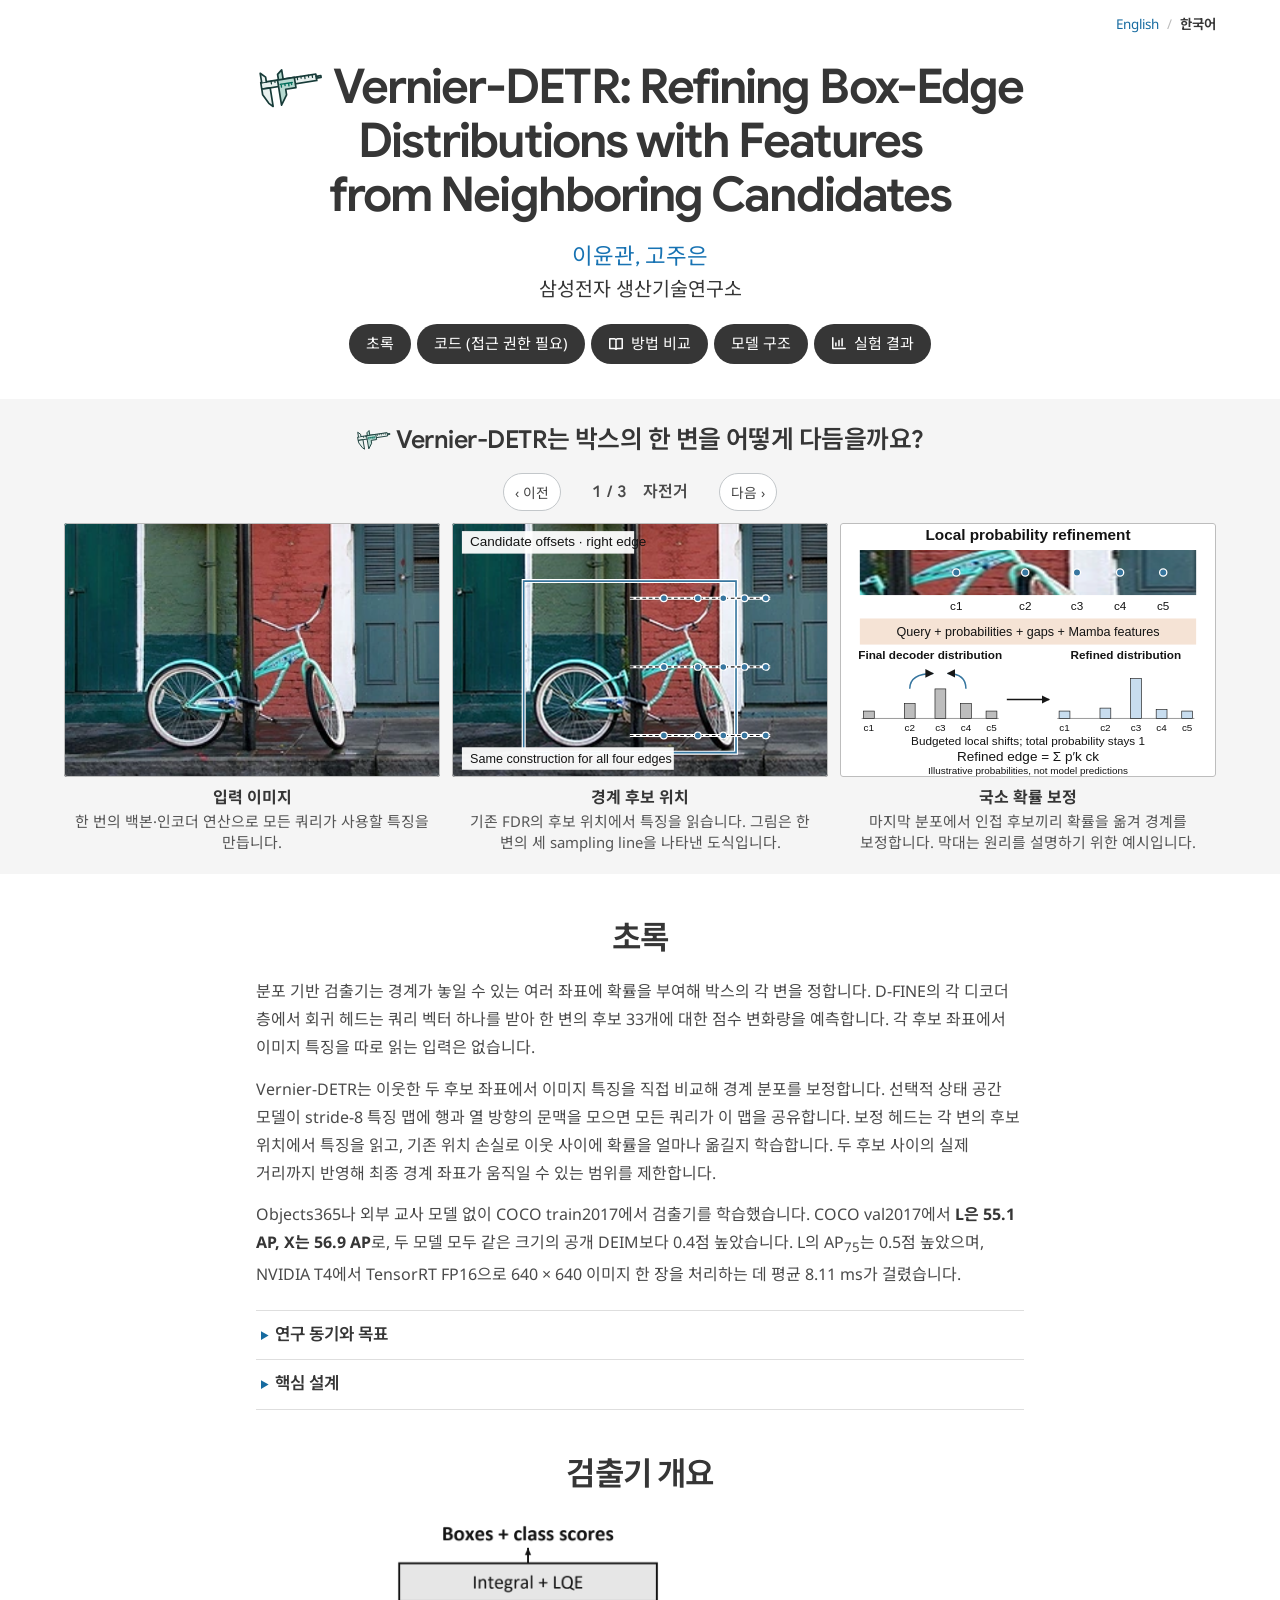
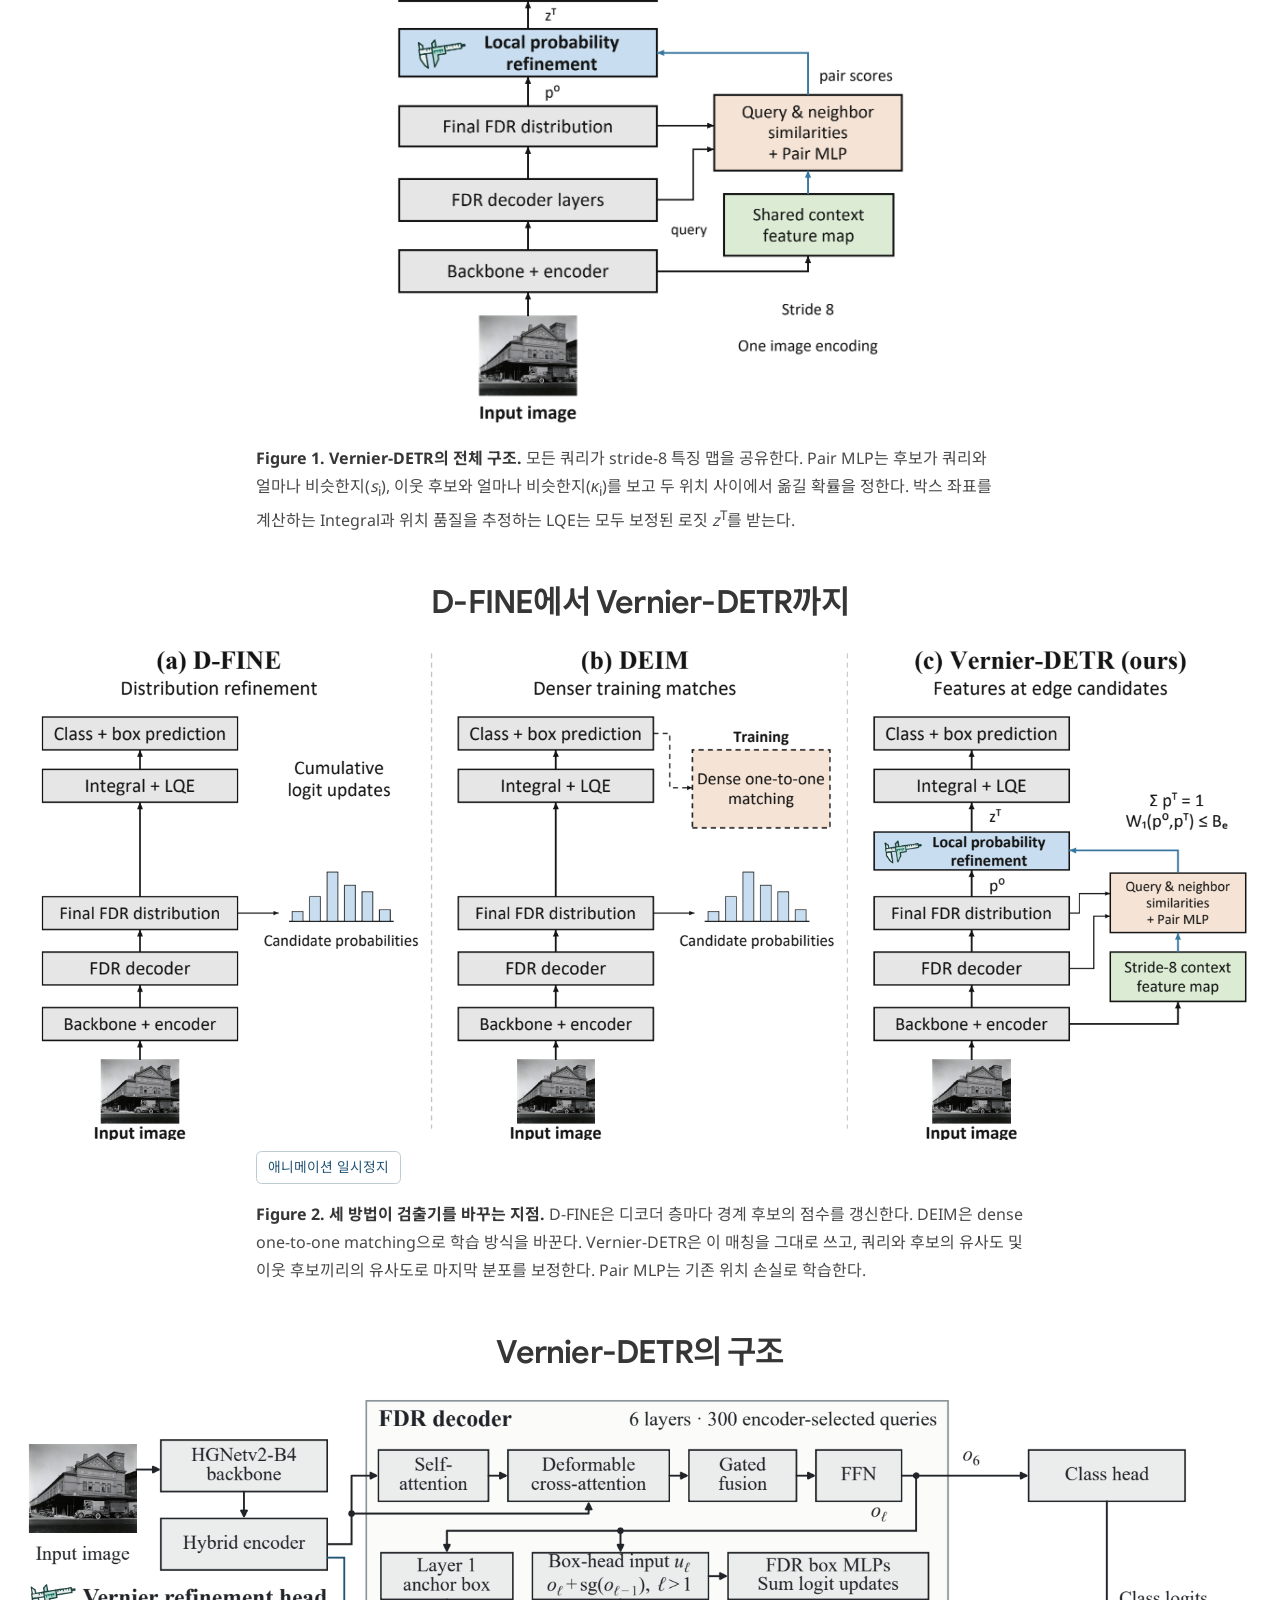
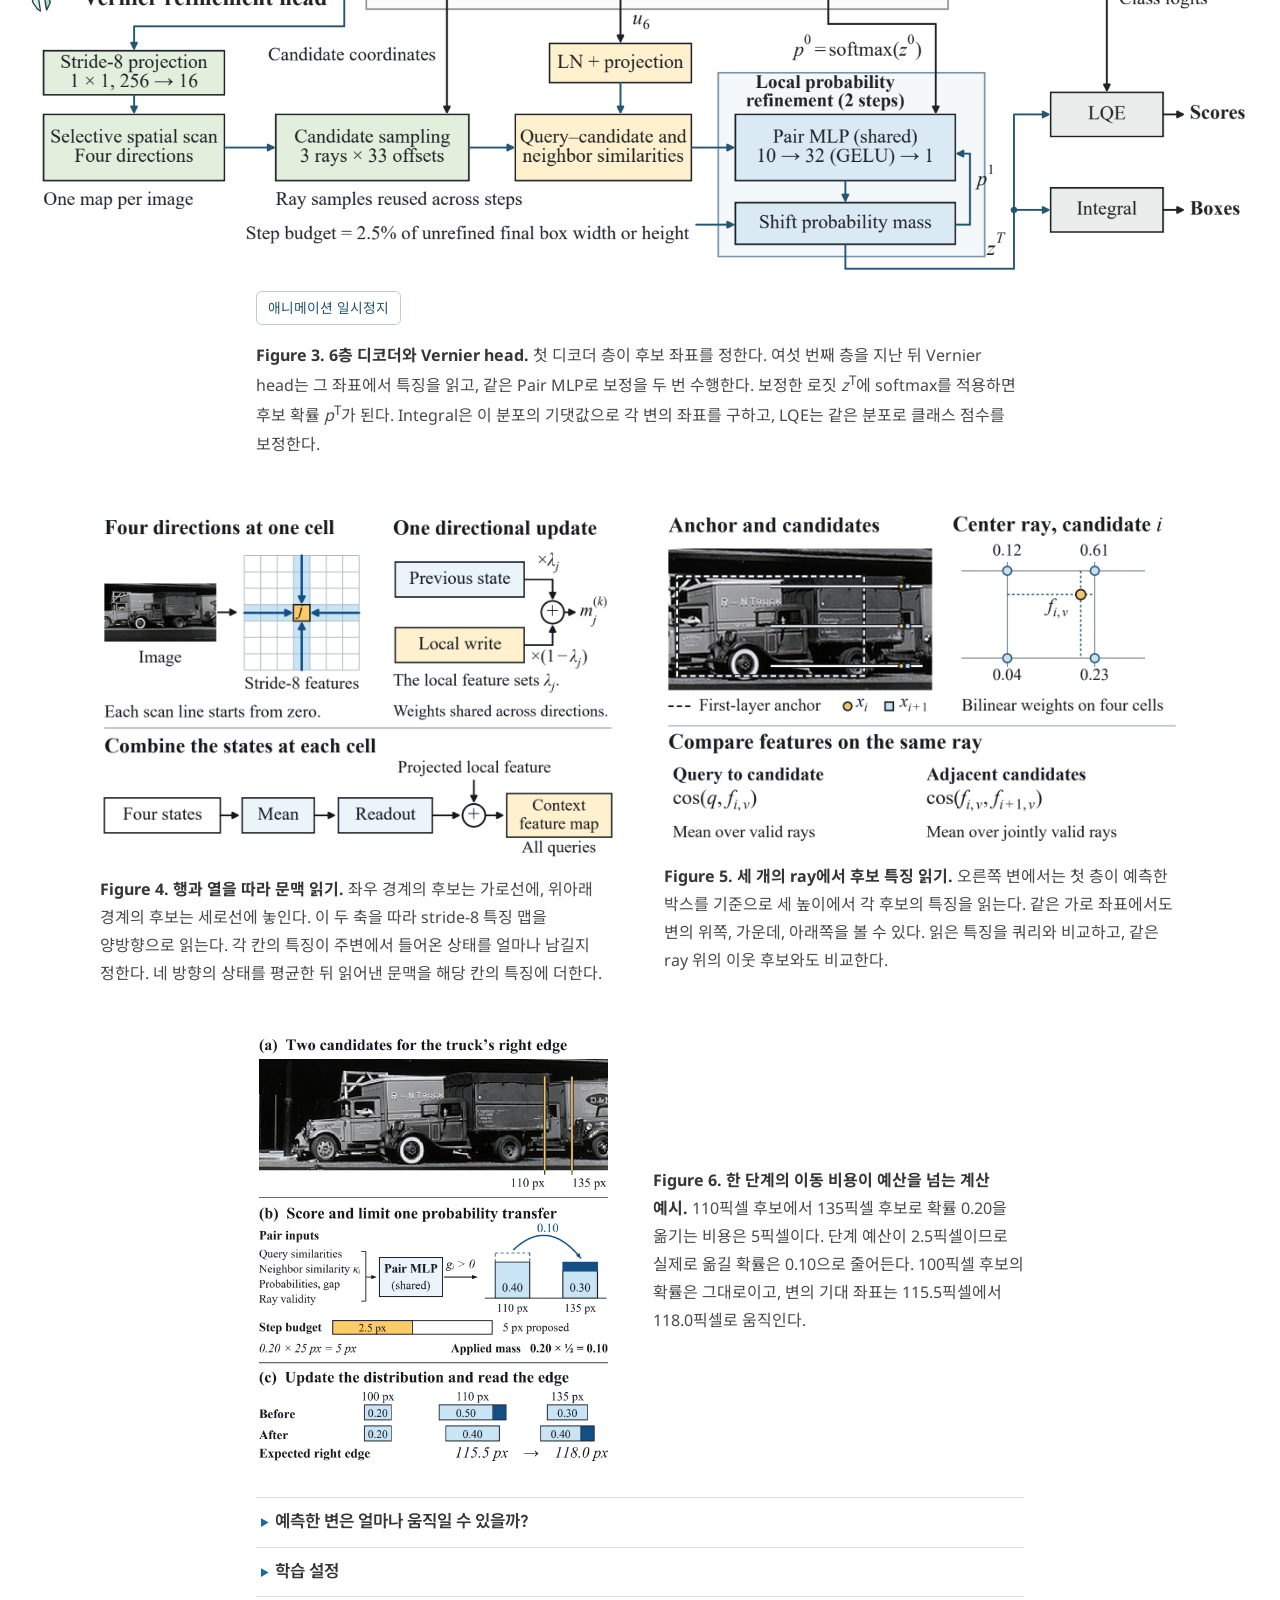
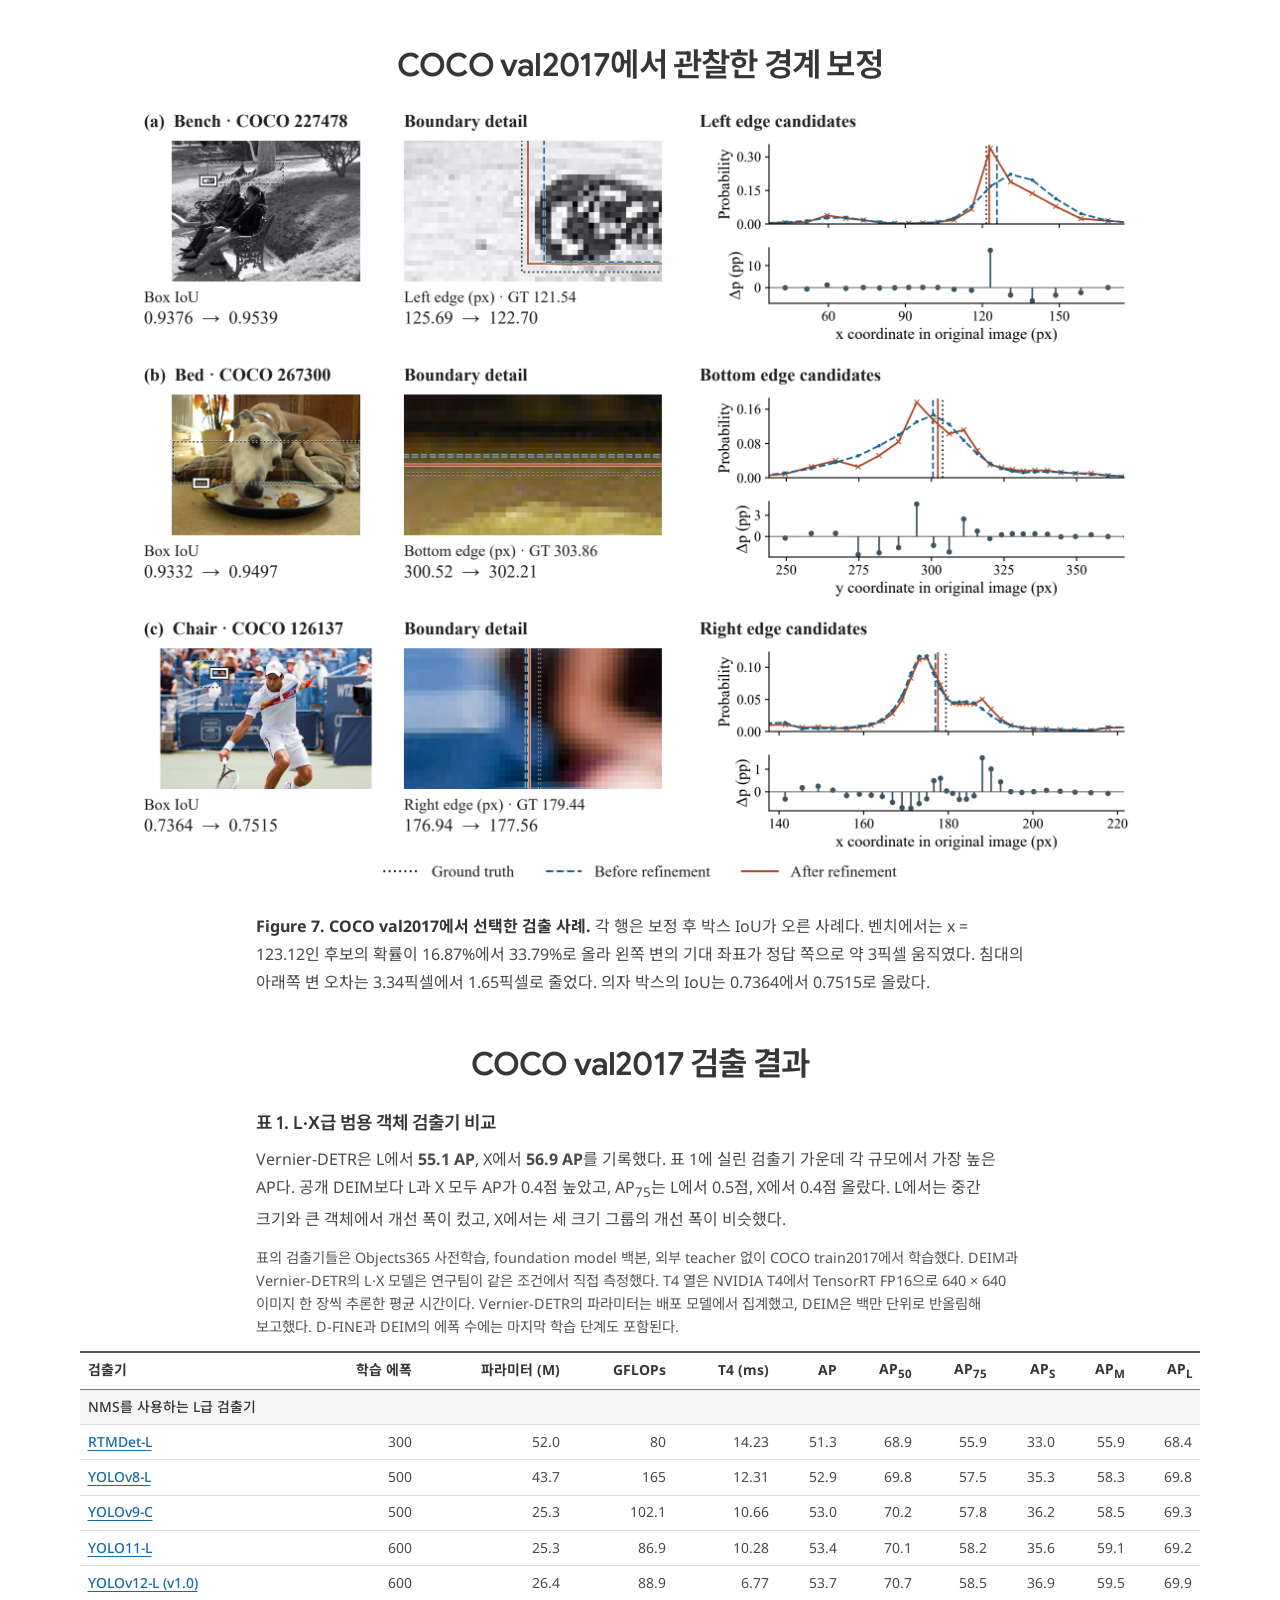
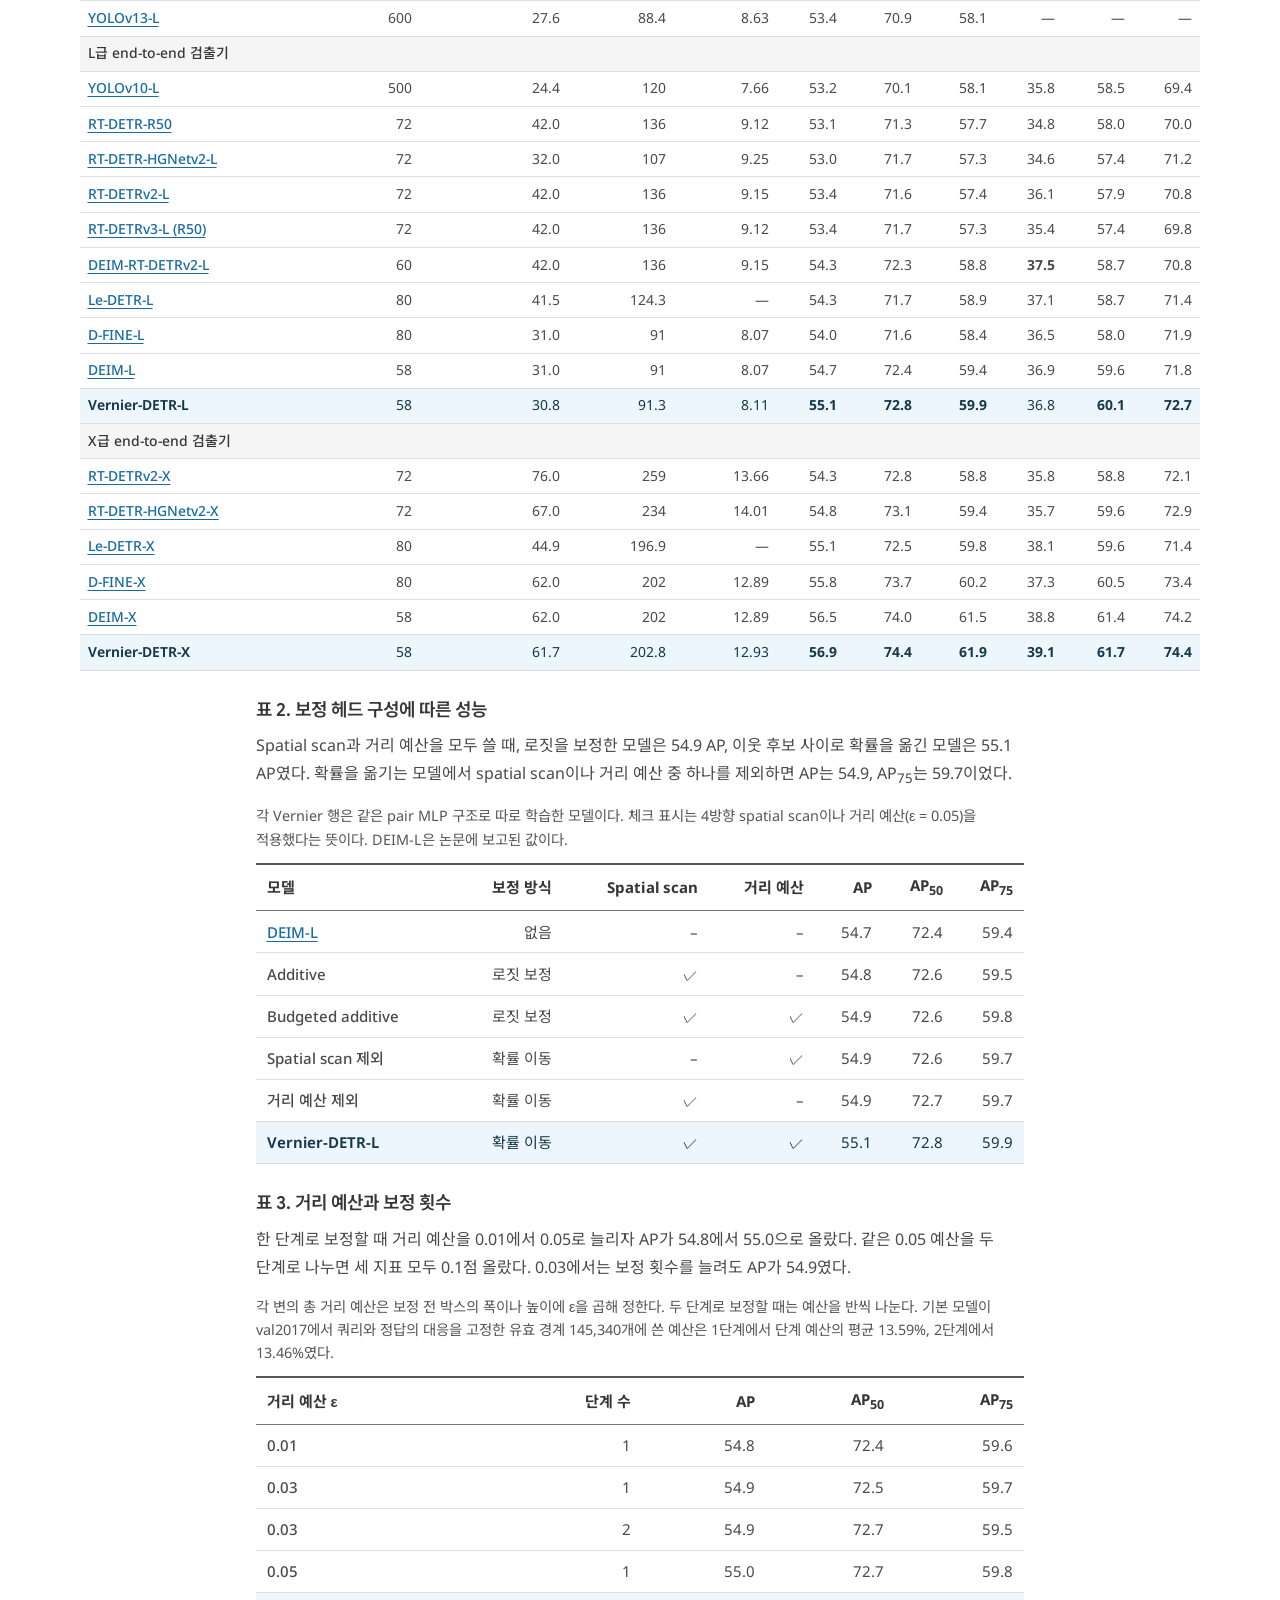
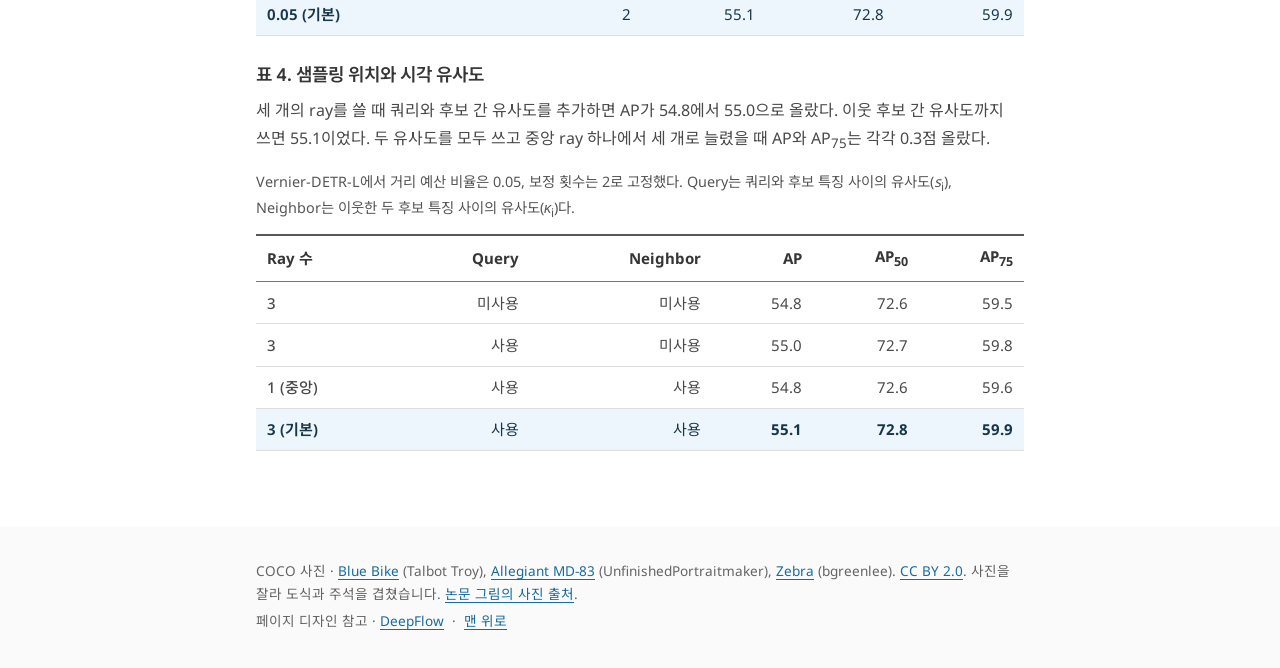
<file: ko/index.html>
<!DOCTYPE html>

<html lang="ko">
<head>
<meta charset="utf-8"/>
<meta content="width=device-width, initial-scale=1" name="viewport"/>
<title>Vernier-DETR: Refining Box-Edge Distributions with Features from Neighboring Candidates</title>
<link href="../ko.html" rel="canonical"/>
<link rel="icon" href="../favicon.ico" sizes="16x16 32x32 48x48" type="image/x-icon"/><link rel="icon" href="../assets/vernier-favicon.svg" sizes="any" type="image/svg+xml"/>
<script>window.location.replace('../ko.html' + window.location.search + window.location.hash);</script>
<noscript><meta content="0; url=../ko.html" http-equiv="refresh"/></noscript>
</head>
<body><a href="../ko.html">한국어 페이지</a></body>
</html>
</file>
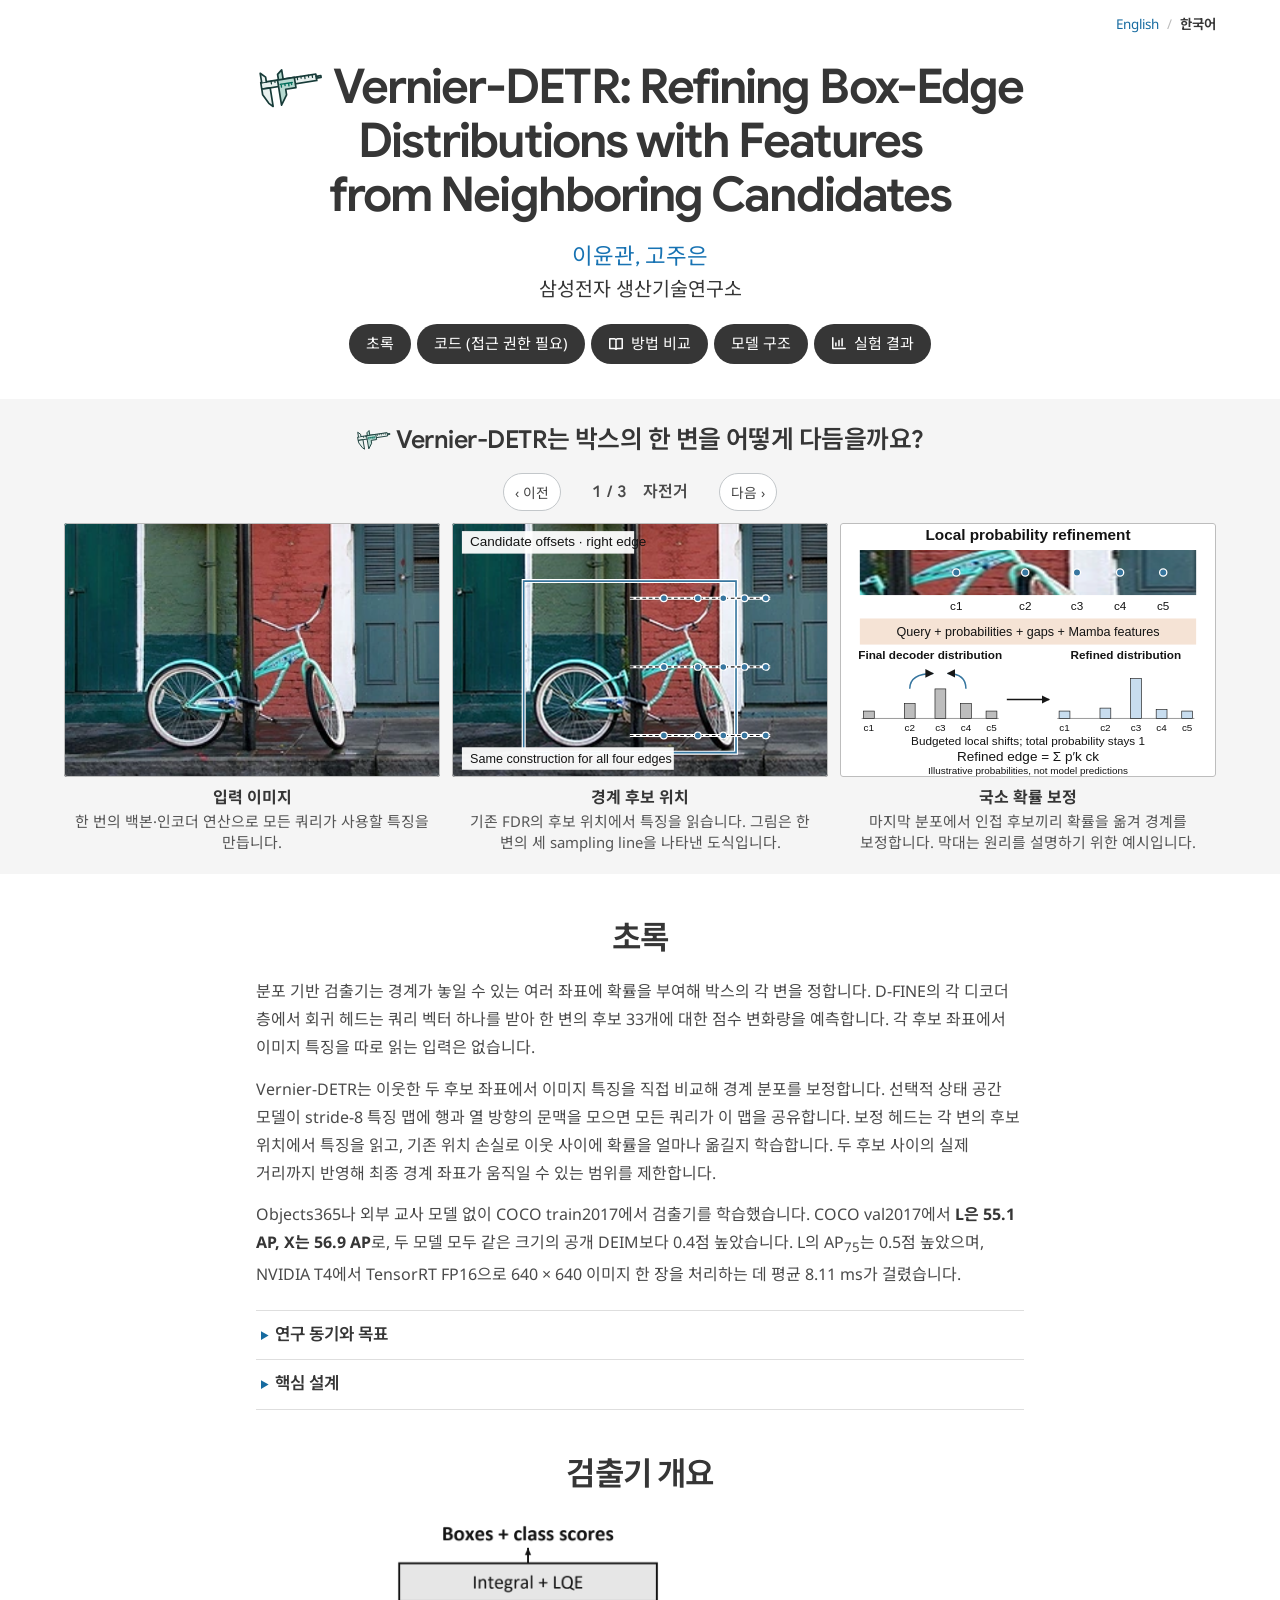
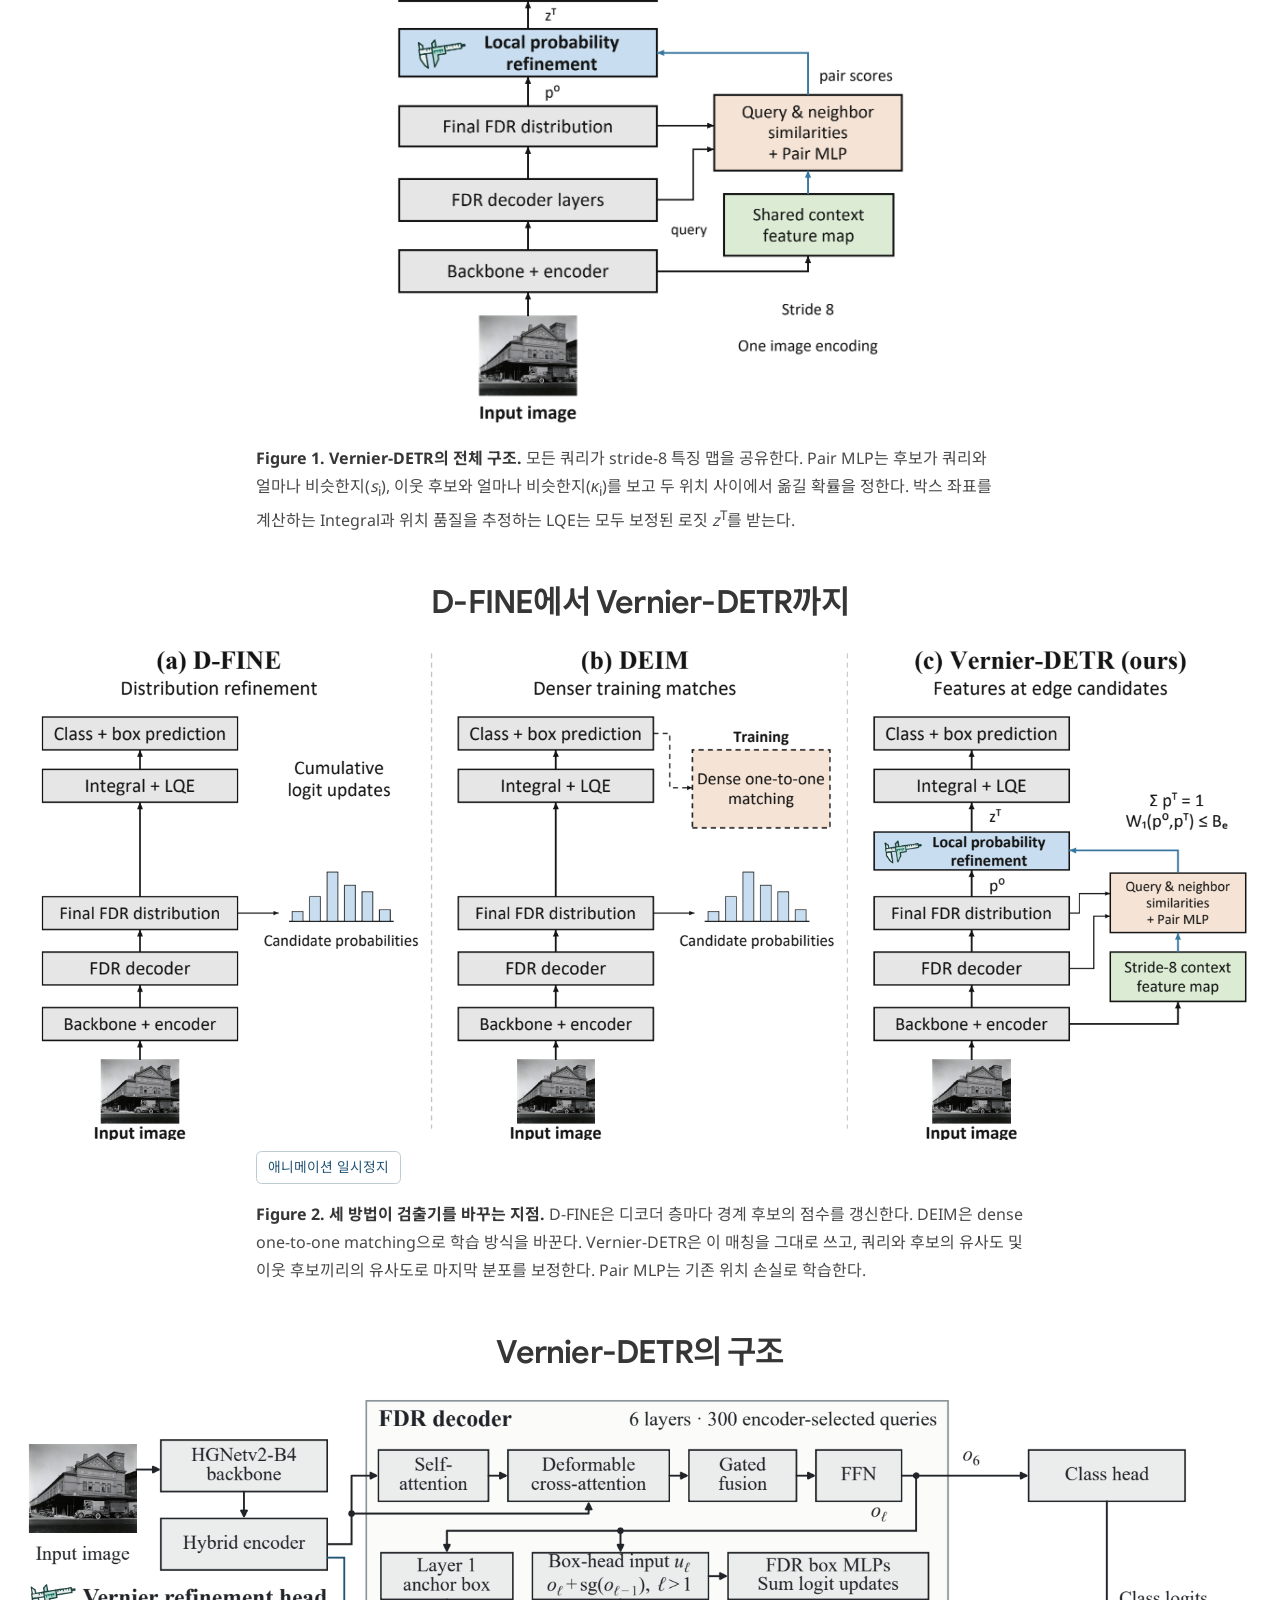
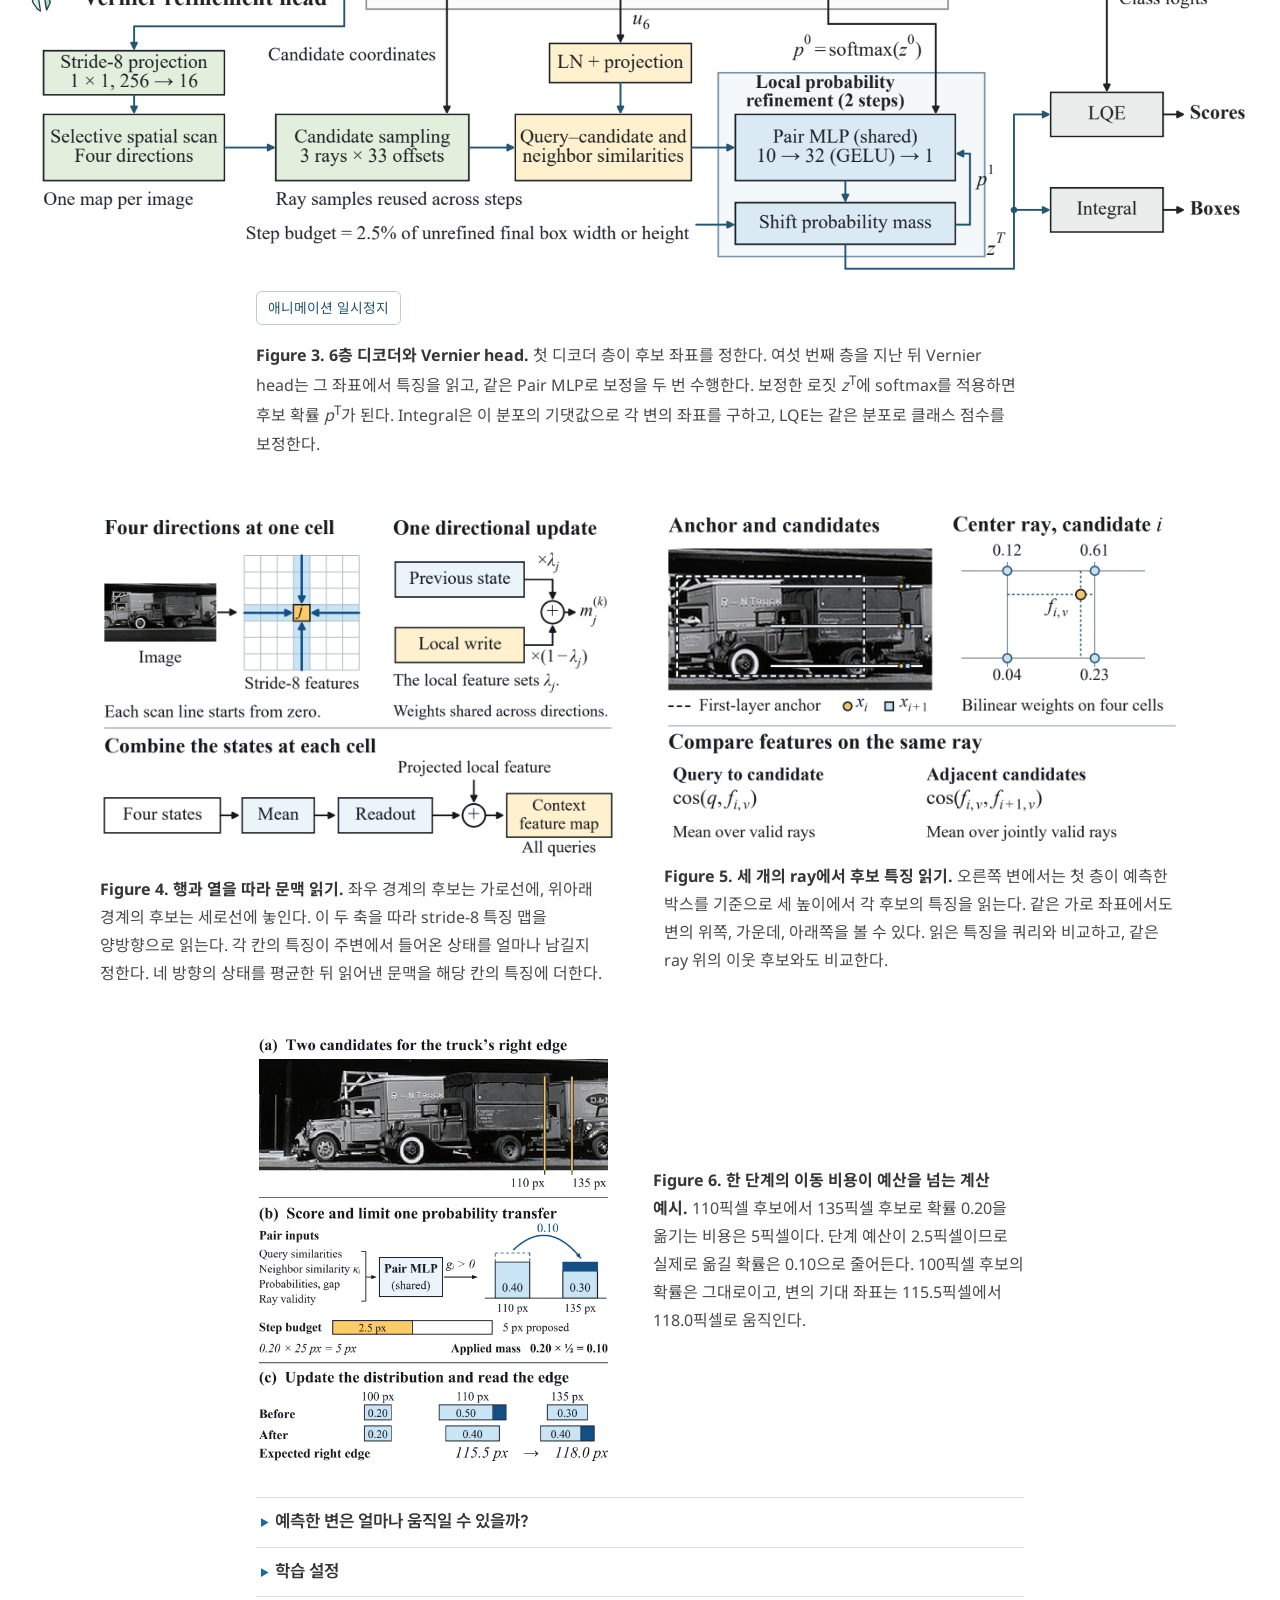
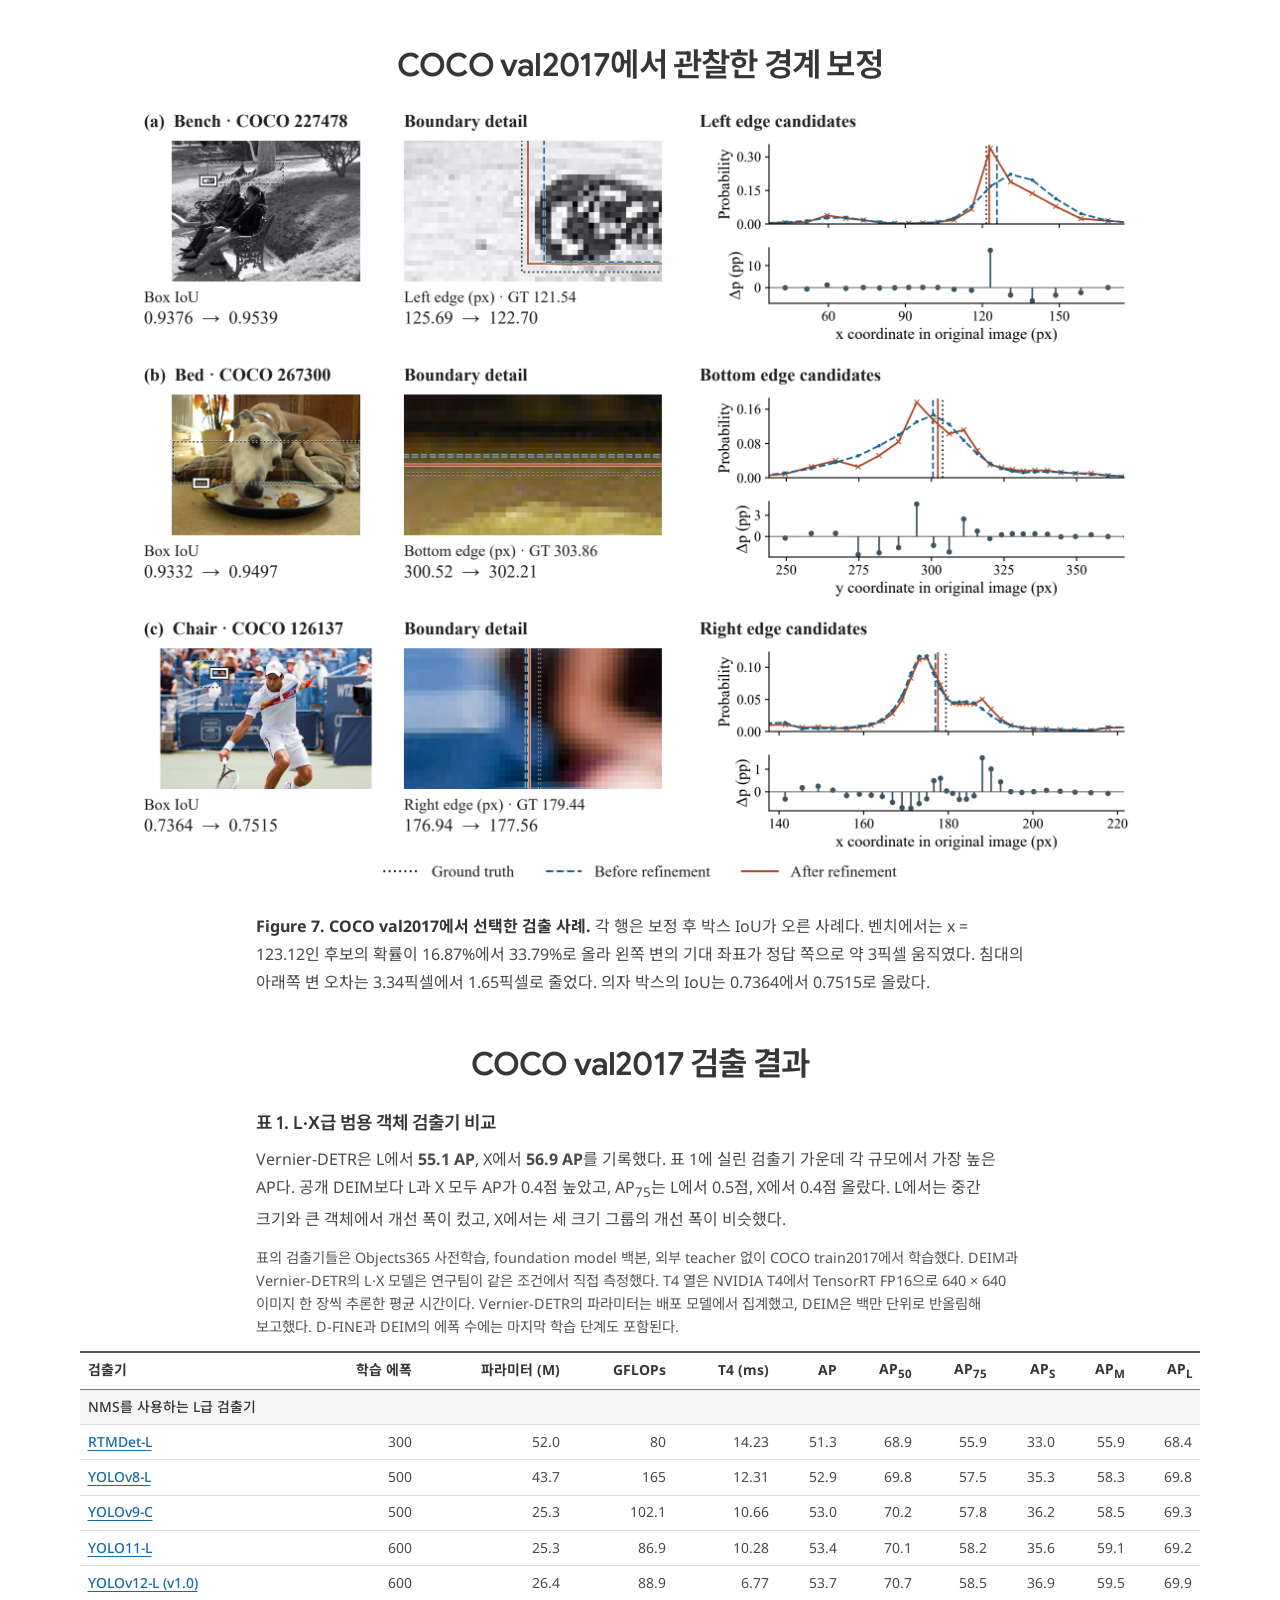
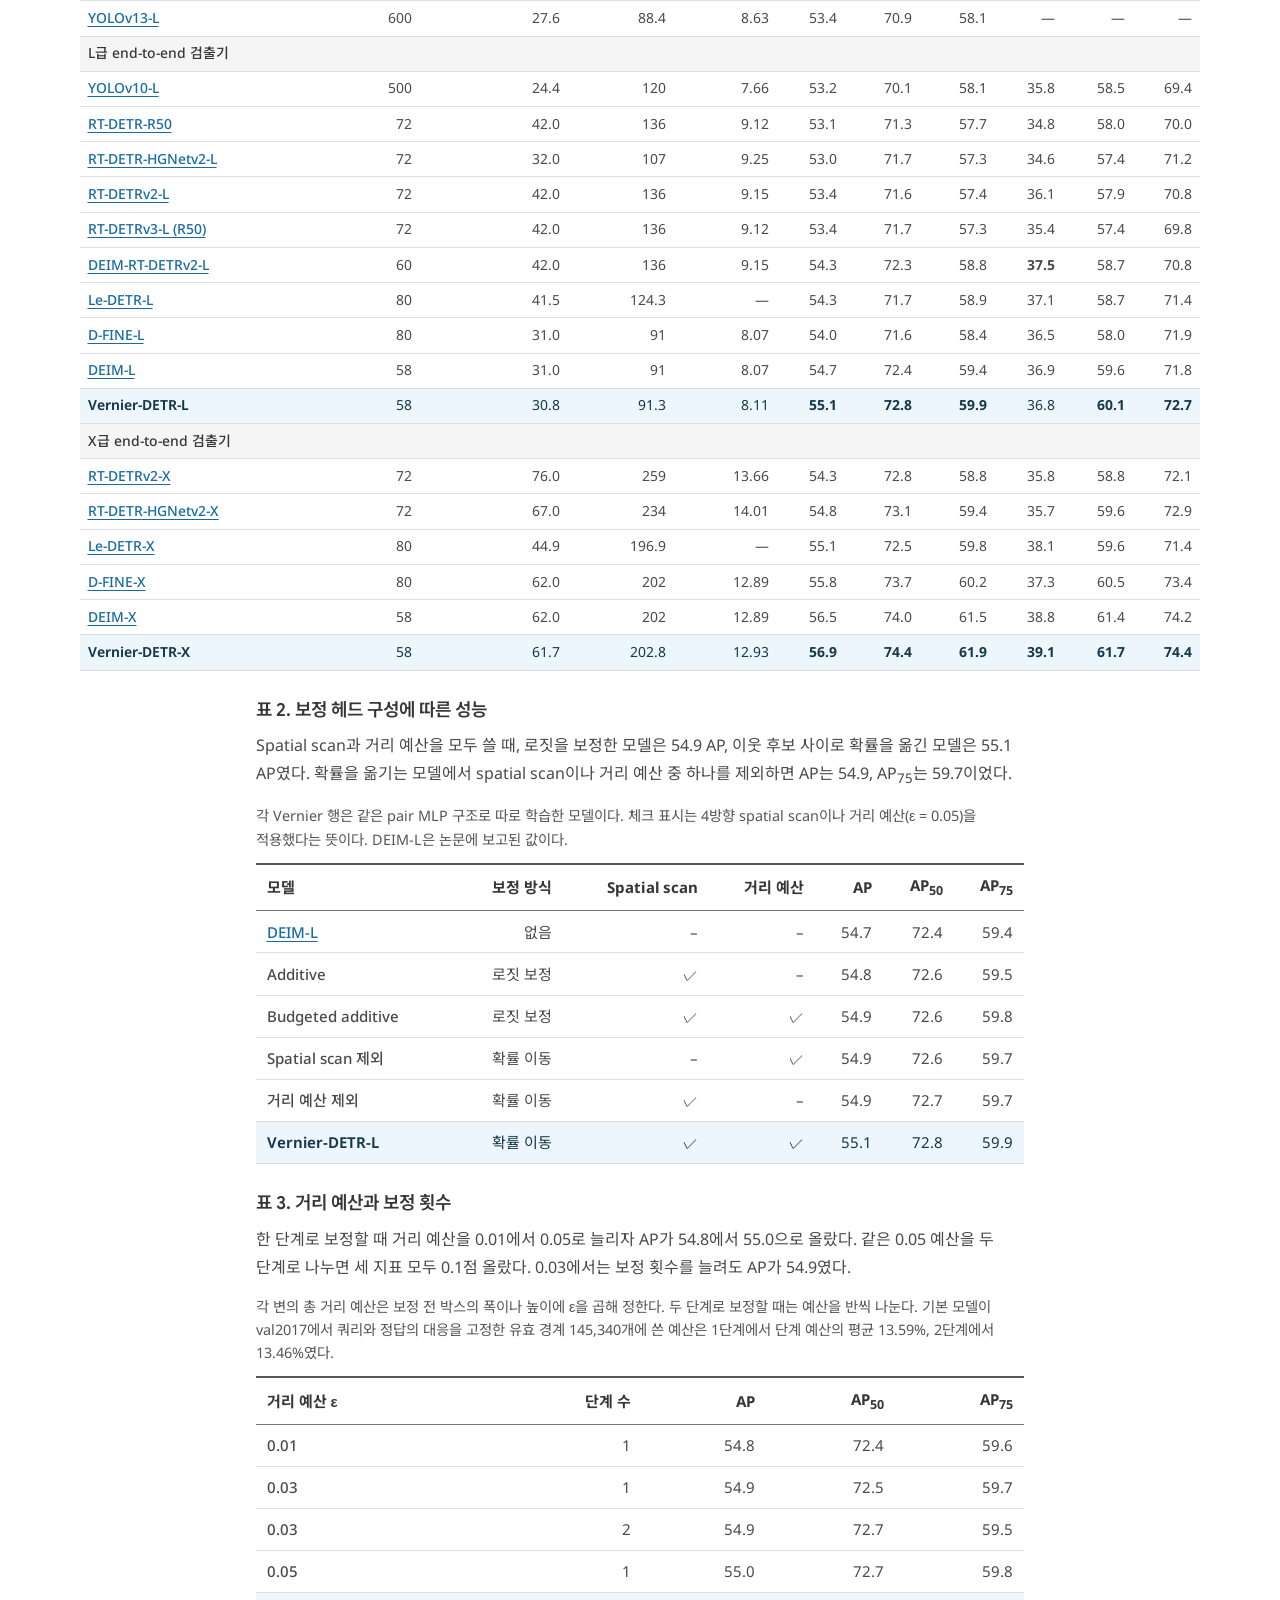
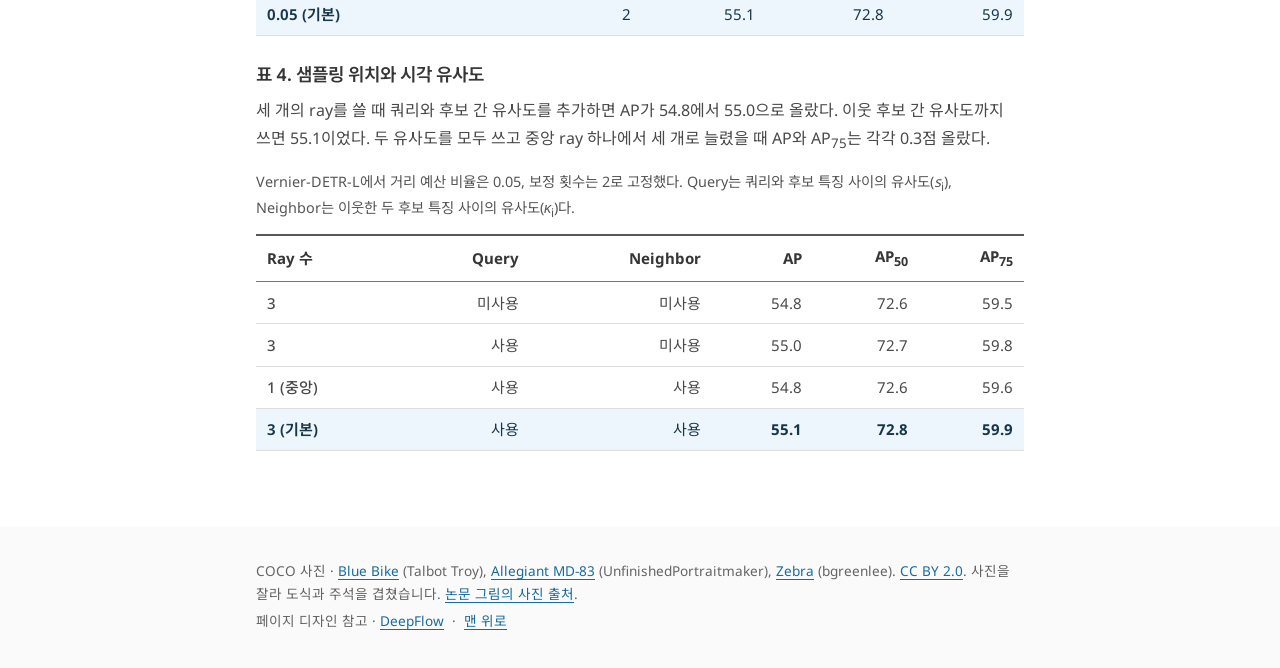
<file: ko.html>
<!DOCTYPE html>

<html lang="ko"><head><meta charset="utf-8"/><meta content="width=device-width, initial-scale=1" name="viewport"/><meta content="#ffffff" name="theme-color"/><meta content="Vernier-DETR는 이웃한 경계 후보 위치의 이미지 특징을 비교해 박스 좌표의 확률 분포를 보정합니다. COCO val2017에서 L은 55.1 AP, X는 56.9 AP를 기록했습니다." name="description"/><title>Vernier-DETR: Refining Box-Edge Distributions with Features from Neighboring Candidates</title><link href="ko.html" hreflang="ko" rel="alternate"/><link href="index.html" hreflang="en" rel="alternate"/><link rel="icon" href="favicon.ico" sizes="16x16 32x32 48x48" type="image/x-icon"/><link rel="icon" href="assets/vernier-favicon.svg" sizes="any" type="image/svg+xml"/><link href="fonts.css?v=vernier-20261117" rel="stylesheet"/><link href="site.css?v=vernier-caliper-2" rel="stylesheet"/><link href="hero.css?v=vernier-20261117" rel="stylesheet"/><link href="evolution.css?v=vernier-20261117" rel="stylesheet"/><script defer="" src="hero.js?v=vernier-20261117"></script><link href="method-motion.css?v=vernier-20261117" rel="stylesheet"/><link href="method-figures.css?v=vernier-20261117" rel="stylesheet"/><script defer="" src="architecture-film.js?v=vernier-20261117"></script><meta content="Vernier-DETR: Refining Box-Edge Distributions with Features from Neighboring Candidates" property="og:title"/><meta content="Vernier-DETR는 이웃한 경계 후보 위치의 이미지 특징을 비교해 박스 좌표의 확률 분포를 보정합니다. COCO val2017에서 L은 55.1 AP, X는 56.9 AP를 기록했습니다." property="og:description"/><meta content="website" property="og:type"/></head>
<body id="top"><a class="skip" href="#main">연구 내용으로 건너뛰기</a>
<nav aria-label="언어" class="language"><a href="index.html" lang="en">English</a><span class="divider">/</span><span aria-current="page">한국어</span></nav>
<main id="main">
<header class="mast"><h1><span class="model-name"><img class="title-caliper" src="assets/vernier-caliper.svg" alt="" width="72" height="50"/>Vernier-DETR:</span> Refining <span class="title-term">Box-Edge</span> Distributions with Features from Neighboring Candidates</h1><div class="byline"><p class="authors">이윤관, 고주은</p><p class="affiliation">삼성전자 생산기술연구소</p></div>
<nav aria-label="연구 자료" class="buttons"><a href="#abstract">초록</a><a href="https://github.com/youn720lee/tfdet/tree/dqm/platform/vfm_v3_detr">코드 (접근 권한 필요)</a><a href="#evolution"><svg aria-hidden="true" viewbox="0 0 18 18"><path d="M2 3h5l2 1 2-1h5v11h-5l-2 1-2-1H2zM9 4v11"></path></svg>방법 비교</a><a href="#architecture">모델 구조</a><a href="#results"><svg aria-hidden="true" viewbox="0 0 18 18"><path d="M2 2v12h14M5.5 11V8M9 11V5M12.5 11V3"></path></svg>실험 결과</a></nav></header>
<section aria-labelledby="teaser-title" class="teaser"><h2 class="teaser-heading" id="teaser-title"><span class="model-name"><img class="title-caliper" src="assets/vernier-caliper.svg" alt="" width="72" height="50"/>Vernier-DETR는</span> 박스의 한 변을 어떻게 다듬을까요?</h2>
<div aria-label="COCO 이미지 선택" class="example-controls" hidden="" role="group"><button aria-controls="boundary-viewer" data-previous="" type="button">‹ 이전</button><output aria-atomic="true" aria-live="polite">1 / 3　자전거</output><button aria-controls="boundary-viewer" data-next="" type="button">다음 ›</button></div>
<div aria-label="COCO 이미지 선택" id="boundary-viewer" role="region">
<div class="example-panels" data-example="자전거">
<figure class="scene"><div class="scene-image"><img alt="검출기에 입력하는 COCO 사진." height="282" src="assets/examples/bicycle-scene.webp" width="417"/></div><figcaption><strong>입력 이미지</strong><span>한 번의 백본·인코더 연산으로 모든 쿼리가 사용할 특징을 만듭니다.</span></figcaption></figure>
<figure class="scene"><div class="scene-image"><img alt="박스의 한 변에 대한 세 sampling line과 경계 후보 위치를 나타낸 도식." height="282" src="assets/examples/bicycle-candidates.svg?v=vernier-20261117" width="417"/></div><figcaption><strong>경계 후보 위치</strong><span>기존 FDR의 후보 위치에서 특징을 읽습니다. 그림은 한 변의 세 sampling line을 나타낸 도식입니다.</span></figcaption></figure>
<figure class="scene"><div class="scene-image"><img alt="인접 후보 사이의 확률 이동과 보정 전후 경계 분포를 보여주는 도식." height="282" src="assets/examples/bicycle-evidence.svg?v=vernier-20261117" width="417"/></div><figcaption><strong>국소 확률 보정</strong><span>마지막 분포에서 인접 후보끼리 확률을 옮겨 경계를 보정합니다. 막대는 원리를 설명하기 위한 예시입니다.</span></figcaption></figure>
</div>
<div class="example-panels" data-example="비행기">
<figure class="scene"><div class="scene-image"><img alt="검출기에 입력하는 COCO 사진." height="282" loading="lazy" src="assets/examples/airplane-scene.webp" width="417"/></div><figcaption><strong>입력 이미지</strong><span>한 번의 백본·인코더 연산으로 모든 쿼리가 사용할 특징을 만듭니다.</span></figcaption></figure>
<figure class="scene"><div class="scene-image"><img alt="박스의 한 변에 대한 세 sampling line과 경계 후보 위치를 나타낸 도식." height="282" loading="lazy" src="assets/examples/airplane-candidates.svg?v=vernier-20261117" width="417"/></div><figcaption><strong>경계 후보 위치</strong><span>기존 FDR의 후보 위치에서 특징을 읽습니다. 그림은 한 변의 세 sampling line을 나타낸 도식입니다.</span></figcaption></figure>
<figure class="scene"><div class="scene-image"><img alt="인접 후보 사이의 확률 이동과 보정 전후 경계 분포를 보여주는 도식." height="282" loading="lazy" src="assets/examples/airplane-evidence.svg?v=vernier-20261117" width="417"/></div><figcaption><strong>국소 확률 보정</strong><span>마지막 분포에서 인접 후보끼리 확률을 옮겨 경계를 보정합니다. 막대는 원리를 설명하기 위한 예시입니다.</span></figcaption></figure>
</div>
<div class="example-panels" data-example="얼룩말">
<figure class="scene"><div class="scene-image"><img alt="검출기에 입력하는 COCO 사진." height="282" loading="lazy" src="assets/examples/zebra-scene.webp" width="417"/></div><figcaption><strong>입력 이미지</strong><span>한 번의 백본·인코더 연산으로 모든 쿼리가 사용할 특징을 만듭니다.</span></figcaption></figure>
<figure class="scene"><div class="scene-image"><img alt="박스의 한 변에 대한 세 sampling line과 경계 후보 위치를 나타낸 도식." height="282" loading="lazy" src="assets/examples/zebra-candidates.svg?v=vernier-20261117" width="417"/></div><figcaption><strong>경계 후보 위치</strong><span>기존 FDR의 후보 위치에서 특징을 읽습니다. 그림은 한 변의 세 sampling line을 나타낸 도식입니다.</span></figcaption></figure>
<figure class="scene"><div class="scene-image"><img alt="인접 후보 사이의 확률 이동과 보정 전후 경계 분포를 보여주는 도식." height="282" loading="lazy" src="assets/examples/zebra-evidence.svg?v=vernier-20261117" width="417"/></div><figcaption><strong>국소 확률 보정</strong><span>마지막 분포에서 인접 후보끼리 확률을 옮겨 경계를 보정합니다. 막대는 원리를 설명하기 위한 예시입니다.</span></figcaption></figure>
</div>
</div>
<div aria-label="설명 단계 선택" class="stage-controls" hidden="" role="group"><button aria-pressed="true" data-stage="0" type="button">입력 이미지</button><button aria-pressed="false" data-stage="1" type="button">경계 후보 위치</button><button aria-pressed="false" data-stage="2" type="button">국소 확률 보정</button></div>
</section>
<div class="content-column">
<section class="chapter" id="abstract"><h2>초록</h2><div class="abstract-copy">
<p>분포 기반 검출기는 경계가 놓일 수 있는 여러 좌표에 확률을 부여해 박스의 각 변을 정합니다. D-FINE의 각 디코더 층에서 회귀 헤드는 쿼리 벡터 하나를 받아 한 변의 후보 33개에 대한 점수 변화량을 예측합니다. 각 후보 좌표에서 이미지 특징을 따로 읽는 입력은 없습니다.</p>
<p>Vernier-DETR는 이웃한 두 후보 좌표에서 이미지 특징을 직접 비교해 경계 분포를 보정합니다. 선택적 상태 공간 모델이 stride-8 특징 맵에 행과 열 방향의 문맥을 모으면 모든 쿼리가 이 맵을 공유합니다. 보정 헤드는 각 변의 후보 위치에서 특징을 읽고, 기존 위치 손실로 이웃 사이에 확률을 얼마나 옮길지 학습합니다. 두 후보 사이의 실제 거리까지 반영해 최종 경계 좌표가 움직일 수 있는 범위를 제한합니다.</p>
<p>Objects365나 외부 교사 모델 없이 COCO train2017에서 검출기를 학습했습니다. COCO val2017에서 <strong>L은 55.1 AP, X는 56.9 AP</strong>로, 두 모델 모두 같은 크기의 공개 DEIM보다 0.4점 높았습니다. L의 AP<sub>75</sub>는 0.5점 높았으며, NVIDIA T4에서 TensorRT FP16으로 640 × 640 이미지 한 장을 처리하는 데 평균 8.11 ms가 걸렸습니다.</p>
</div></section>
<div class="research-notes">
<details id="motivation"><summary>연구 동기와 목표</summary><p>물체를 제대로 찾아도 박스 끝은 실제 경계 안쪽에 놓이거나 바깥으로 넘어갈 수 있습니다. 이웃한 두 좌표에 확률이 나뉘어 있다면, 어느 쪽이 경계에 가까운지 판단할 단서가 이미지에 있을까요? Vernier-DETR는 박스 좌표를 정하기 직전에 두 위치의 특징을 읽습니다. 이름은 주 눈금 사이를 더 정밀하게 읽는 버니어 눈금에서 따왔습니다.</p></details>
<details id="highlights"><summary>핵심 설계</summary><ul><li><strong>이웃한 경계 후보를 비교합니다.</strong> 헤드는 쿼리와 두 후보 좌표의 이미지 특징을 보고 옮길 확률을 정합니다. 이 비교를 학습하는 데 검출기의 기존 위치 손실을 씁니다.</li><li><strong>같은 특징을 여러 번 활용합니다.</strong> 행과 열을 따라 이미지를 한 번 훑어 모든 쿼리가 공유하는 특징 맵을 만듭니다. 각 쿼리는 한 변마다 세 개의 선을 따라 후보 특징을 읽고, 두 번의 보정에 같은 특징을 씁니다.</li><li><strong>후보 사이의 실제 거리를 반영합니다.</strong> 같은 확률을 옮겨도 후보 간격이 넓으면 최종 경계가 더 멀리 움직입니다. 그래서 이동 비용에 거리를 반영합니다. 두 단계를 합쳐 한 변의 좌표가 움직일 수 있는 거리는 보정 전 박스 폭이나 높이의 5% 이내입니다.</li></ul></details>
</div>
<section aria-labelledby="overview-title" class="chapter" id="overview">
<h2 id="overview-title">검출기 개요</h2>
<figure id="figure-1" class="paper-figure paper-overview">
<div class="paper-visual"><a class="figure-fullsize" href="assets/paper-figures/fig1-overview.pdf?v=0285f2fd" aria-label="Figure 1 PDF 열기"><img src="assets/paper-figures/fig1-overview.webp?v=0285f2fd" width="1200" height="1095" loading="lazy" alt="Pair MLP가 쿼리와 후보의 유사도, 이웃 후보끼리의 유사도를 읽는다. 보정한 로짓은 Integral과 LQE로 들어간다."/></a></div>
<figcaption class="caption"><strong>Figure 1. Vernier-DETR의 전체 구조.</strong> 모든 쿼리가 stride-8 특징 맵을 공유한다. Pair MLP는 후보가 쿼리와 얼마나 비슷한지(<i>s</i><sub>i</sub>), 이웃 후보와 얼마나 비슷한지(<i>κ</i><sub>i</sub>)를 보고 두 위치 사이에서 옮길 확률을 정한다. 박스 좌표를 계산하는 Integral과 위치 품질을 추정하는 LQE는 모두 보정된 로짓 <i>z</i><sup>T</sup>를 받는다.</figcaption>
</figure>
</section>
<section aria-labelledby="evolution-title" class="chapter evolution" id="evolution">
<h2 id="evolution-title">D-FINE에서 Vernier-DETR까지</h2>
<figure id="figure-2" class="paper-figure paper-animated">
<div class="paper-visual paper-scroll" role="region" tabindex="0" aria-label="Figure 2, 가로로 스크롤해 세부 내용 보기"><a class="figure-fullsize" href="assets/paper-figures/fig2-evolution.pdf?v=a7397754" aria-label="Figure 2 PDF 열기"><img src="assets/paper-figures/fig2-evolution.webp?v=a7397754" data-animation="assets/paper-figures/fig2-evolution.gif?v=a7397754" width="1800" height="728" loading="lazy" alt="D-FINE, DEIM, Vernier-DETR의 예측 경로. (c)에서 Vernier head는 보정된 로짓을 Integral과 LQE에 전달한다."/></a></div>
<figcaption class="caption"><strong>Figure 2. 세 방법이 검출기를 바꾸는 지점.</strong> D-FINE은 디코더 층마다 경계 후보의 점수를 갱신한다. DEIM은 dense one-to-one matching으로 학습 방식을 바꾼다. Vernier-DETR은 이 매칭을 그대로 쓰고, 쿼리와 후보의 유사도 및 이웃 후보끼리의 유사도로 마지막 분포를 보정한다. Pair MLP는 기존 위치 손실로 학습한다.</figcaption>
</figure>
</section>
<section aria-labelledby="architecture-title" class="chapter" id="architecture">
<h2 id="architecture-title">Vernier-DETR의 구조</h2>
<div id="architecture-film">
<figure id="figure-3" class="paper-figure paper-animated">
<div class="paper-visual paper-scroll" role="region" tabindex="0" aria-label="Figure 3, 가로로 스크롤해 세부 내용 보기"><a class="figure-fullsize" href="assets/paper-figures/fig3-framework.pdf?v=e4765cc2" aria-label="Figure 3 PDF 열기"><img src="assets/paper-figures/fig3-framework.webp?v=e4765cc2" data-animation="assets/paper-figures/fig3-framework.gif?v=e4765cc2" width="1800" height="708" loading="lazy" alt="FDR 디코더의 여섯 층이 변마다 후보 33개의 점수를 갱신한다. Vernier head의 보정된 로짓은 박스 Integral과 LQE에 들어간다."/></a></div>
<figcaption class="caption"><strong>Figure 3. 6층 디코더와 Vernier head.</strong> 첫 디코더 층이 후보 좌표를 정한다. 여섯 번째 층을 지난 뒤 Vernier head는 그 좌표에서 특징을 읽고, 같은 Pair MLP로 보정을 두 번 수행한다. 보정한 로짓 <i>z</i><sup>T</sup>에 softmax를 적용하면 후보 확률 <i>p</i><sup>T</sup>가 된다. Integral은 이 분포의 기댓값으로 각 변의 좌표를 구하고, LQE는 같은 분포로 클래스 점수를 보정한다.</figcaption>
</figure>
</div>
<div class="method-detail-pair">
<figure id="figure-4" class="paper-figure">
<div class="paper-visual"><a class="figure-fullsize" href="assets/paper-figures/fig4-scan.pdf" aria-label="Figure 4 PDF 열기"><img src="assets/paper-figures/fig4-scan.webp" width="1180" height="790" loading="lazy" alt="격자 한 칸을 지나는 행과 열의 네 방향 화살표. 해당 위치의 특징이 들어오는 상태를 얼마나 유지할지 정한다."/></a></div>
<figcaption class="caption"><strong>Figure 4. 행과 열을 따라 문맥 읽기.</strong> 좌우 경계의 후보는 가로선에, 위아래 경계의 후보는 세로선에 놓인다. 이 두 축을 따라 stride-8 특징 맵을 양방향으로 읽는다. 각 칸의 특징이 주변에서 들어온 상태를 얼마나 남길지 정한다. 네 방향의 상태를 평균한 뒤 읽어낸 문맥을 해당 칸의 특징에 더한다.</figcaption>
</figure>
<figure id="figure-5" class="paper-figure">
<div class="paper-visual"><a class="figure-fullsize" href="assets/paper-figures/fig5-sampling.pdf" aria-label="Figure 5 PDF 열기"><img src="assets/paper-figures/fig5-sampling.webp" width="1180" height="760" loading="lazy" alt="오른쪽 경계의 후보 좌표를 가로지르는 세 개의 수평 ray. 확대 그림에는 한 지점의 특징을 보간하는 네 가중치가 표시되어 있다."/></a></div>
<figcaption class="caption"><strong>Figure 5. 세 개의 ray에서 후보 특징 읽기.</strong> 오른쪽 변에서는 첫 층이 예측한 박스를 기준으로 세 높이에서 각 후보의 특징을 읽는다. 같은 가로 좌표에서도 변의 위쪽, 가운데, 아래쪽을 볼 수 있다. 읽은 특징을 쿼리와 비교하고, 같은 ray 위의 이웃 후보와도 비교한다.</figcaption>
</figure>
</div>
<figure id="figure-6" class="paper-figure method-step">
<div class="paper-visual"><a class="figure-fullsize" href="assets/paper-figures/fig6-update.pdf?v=294f5bd3" aria-label="Figure 6 PDF 열기"><img src="assets/paper-figures/fig6-update.webp?v=294f5bd3" width="1180" height="1430" loading="lazy" alt="COCO 트럭의 오른쪽 변을 예로 들어, 25픽셀 떨어진 후보 사이에서 옮길 확률이 단계 예산에 맞춰 절반으로 줄어드는 과정을 보여 준다."/></a></div>
<figcaption class="caption"><strong>Figure 6. 한 단계의 이동 비용이 예산을 넘는 계산 예시.</strong> 110픽셀 후보에서 135픽셀 후보로 확률 0.20을 옮기는 비용은 5픽셀이다. 단계 예산이 2.5픽셀이므로 실제로 옮길 확률은 0.10으로 줄어든다. 100픽셀 후보의 확률은 그대로이고, 변의 기대 좌표는 115.5픽셀에서 118.0픽셀로 움직인다.</figcaption>
</figure>
<div class="research-notes method-details">
<details id="method"><summary>예측한 변은 얼마나 움직일 수 있을까?</summary><p>첫 층이 예측한 박스가 후보 좌표를 정하고, 마지막 층이 예측한 보정 전 박스의 폭이나 높이가 거리 예산을 정한다. 기본 설정은 5%다. 보정 전 박스의 폭이 100픽셀이면 왼쪽 변과 오른쪽 변의 가로 좌표는 각각 두 단계를 합쳐 최대 5픽셀까지 움직일 수 있다. 두 단계에 예산을 절반씩 배분한다.</p></details>
<details id="training"><summary>학습 설정</summary><p>L과 X의 head 설정은 같다. 채널 수는 16, 상태 차원은 4이고, 세 개의 ray에서 읽은 특징으로 두 번 보정한다. 백본은 각각 ImageNet에서 사전학습한 HGNetv2-B4와 B5를 쓴다. L과 X 모두 COCO train2017에서 마지막 8에폭을 포함한 58에폭의 DEIM 일정으로 학습했다. 두 모델 모두 기존 검출기의 매칭, denoising, 위치 자기 증류를 사용했다. 검출기 학습에는 Objects365나 외부 teacher를 쓰지 않았다.</p></details>
</div>
</section>
<section class="chapter" id="qualitative" aria-labelledby="qualitative-title">
<h2 id="qualitative-title">COCO val2017에서 관찰한 경계 보정</h2>
<figure id="figure-7" class="paper-figure method-cases">
<div class="paper-visual paper-scroll" role="region" tabindex="0" aria-label="Figure 7, 가로로 스크롤해 세부 내용 보기"><a class="figure-fullsize" href="assets/paper-figures/fig7-qualitative.pdf" aria-label="Figure 7 PDF 열기"><img src="assets/paper-figures/fig7-qualitative.webp" width="2016" height="1588" loading="lazy" alt="벤치, 침대, 의자의 검출 결과와 경계 확대 이미지, 보정 전후 후보 확률 그래프. 각 행은 박스 IoU가 개선된 사례다."/></a></div>
<figcaption class="caption"><strong>Figure 7. COCO val2017에서 선택한 검출 사례.</strong> 각 행은 보정 후 박스 IoU가 오른 사례다. 벤치에서는 x = 123.12인 후보의 확률이 16.87%에서 33.79%로 올라 왼쪽 변의 기대 좌표가 정답 쪽으로 약 3픽셀 움직였다. 침대의 아래쪽 변 오차는 3.34픽셀에서 1.65픽셀로 줄었다. 의자 박스의 IoU는 0.7364에서 0.7515로 올랐다.</figcaption>
</figure>
</section>
<section class="chapter" id="results"><h2>COCO val2017 검출 결과</h2>
<div class="result-block"><h3 id="detector-comparison">표 1. L·X급 범용 객체 검출기 비교</h3>
<p class="prose">Vernier-DETR은 L에서 <strong>55.1 AP</strong>, X에서 <strong>56.9 AP</strong>를 기록했다. 표 1에 실린 검출기 가운데 각 규모에서 가장 높은 AP다. 공개 DEIM보다 L과 X 모두 AP가 0.4점 높았고, AP<sub>75</sub>는 L에서 0.5점, X에서 0.4점 올랐다. L에서는 중간 크기와 큰 객체에서 개선 폭이 컸고, X에서는 세 크기 그룹의 개선 폭이 비슷했다.</p>
<p class="table-caption" id="detector-comparison-protocol">표의 검출기들은 Objects365 사전학습, foundation model 백본, 외부 teacher 없이 COCO train2017에서 학습했다. DEIM과 Vernier-DETR의 L·X 모델은 연구팀이 같은 조건에서 직접 측정했다. T4 열은 NVIDIA T4에서 TensorRT FP16으로 640 × 640 이미지 한 장씩 추론한 평균 시간이다. Vernier-DETR의 파라미터는 배포 모델에서 집계했고, DEIM은 백만 단위로 반올림해 보고했다. D-FINE과 DEIM의 에폭 수에는 마지막 학습 단계도 포함된다.</p>
<div class="tablewrap detector-table" role="region" aria-labelledby="detector-comparison" tabindex="0">
<table aria-labelledby="detector-comparison" aria-describedby="detector-comparison-protocol">
<thead><tr><th scope="col">검출기</th><th scope="col">학습 에폭</th><th scope="col">파라미터 (M)</th><th scope="col">GFLOPs</th><th scope="col">T4 (ms)</th><th scope="col">AP</th><th scope="col">AP<sub>50</sub></th><th scope="col">AP<sub>75</sub></th><th scope="col">AP<sub>S</sub></th><th scope="col">AP<sub>M</sub></th><th scope="col">AP<sub>L</sub></th></tr></thead>
<tbody><tr class="model-group"><th scope="rowgroup" colspan="11">NMS를 사용하는 L급 검출기</th></tr>
<tr><th scope="row"><a href="https://arxiv.org/abs/2212.07784">RTMDet-L</a></th><td>300</td><td>52.0</td><td>80</td><td>14.23</td><td>51.3</td><td>68.9</td><td>55.9</td><td>33.0</td><td>55.9</td><td>68.4</td></tr>
<tr><th scope="row"><a href="https://docs.ultralytics.com/models/yolov8/">YOLOv8-L</a></th><td>500</td><td>43.7</td><td>165</td><td>12.31</td><td>52.9</td><td>69.8</td><td>57.5</td><td>35.3</td><td>58.3</td><td>69.8</td></tr>
<tr><th scope="row"><a href="https://arxiv.org/abs/2402.13616">YOLOv9-C</a></th><td>500</td><td>25.3</td><td>102.1</td><td>10.66</td><td>53.0</td><td>70.2</td><td>57.8</td><td>36.2</td><td>58.5</td><td>69.3</td></tr>
<tr><th scope="row"><a href="https://docs.ultralytics.com/models/yolo11/">YOLO11-L</a></th><td>600</td><td>25.3</td><td>86.9</td><td>10.28</td><td>53.4</td><td>70.1</td><td>58.2</td><td>35.6</td><td>59.1</td><td>69.2</td></tr>
<tr><th scope="row"><a href="https://arxiv.org/abs/2502.12524v1">YOLOv12-L (v1.0)</a></th><td>600</td><td>26.4</td><td>88.9</td><td>6.77</td><td>53.7</td><td>70.7</td><td>58.5</td><td>36.9</td><td>59.5</td><td>69.9</td></tr>
<tr><th scope="row"><a href="https://arxiv.org/abs/2506.17733">YOLOv13-L</a></th><td>600</td><td>27.6</td><td>88.4</td><td>8.63</td><td>53.4</td><td>70.9</td><td>58.1</td><td><span aria-label="미보고">—</span></td><td><span aria-label="미보고">—</span></td><td><span aria-label="미보고">—</span></td></tr>
</tbody>
<tbody><tr class="model-group"><th scope="rowgroup" colspan="11">L급 end-to-end 검출기</th></tr>
<tr><th scope="row"><a href="https://arxiv.org/abs/2405.14458">YOLOv10-L</a></th><td>500</td><td>24.4</td><td>120</td><td>7.66</td><td>53.2</td><td>70.1</td><td>58.1</td><td>35.8</td><td>58.5</td><td>69.4</td></tr>
<tr><th scope="row"><a href="https://arxiv.org/abs/2304.08069">RT-DETR-R50</a></th><td>72</td><td>42.0</td><td>136</td><td>9.12</td><td>53.1</td><td>71.3</td><td>57.7</td><td>34.8</td><td>58.0</td><td>70.0</td></tr>
<tr><th scope="row"><a href="https://arxiv.org/abs/2304.08069">RT-DETR-HGNetv2-L</a></th><td>72</td><td>32.0</td><td>107</td><td>9.25</td><td>53.0</td><td>71.7</td><td>57.3</td><td>34.6</td><td>57.4</td><td>71.2</td></tr>
<tr><th scope="row"><a href="https://arxiv.org/abs/2407.17140">RT-DETRv2-L</a></th><td>72</td><td>42.0</td><td>136</td><td>9.15</td><td>53.4</td><td>71.6</td><td>57.4</td><td>36.1</td><td>57.9</td><td>70.8</td></tr>
<tr><th scope="row"><a href="https://arxiv.org/abs/2409.08475">RT-DETRv3-L (R50)</a></th><td>72</td><td>42.0</td><td>136</td><td>9.12</td><td>53.4</td><td>71.7</td><td>57.3</td><td>35.4</td><td>57.4</td><td>69.8</td></tr>
<tr><th scope="row"><a href="https://openaccess.thecvf.com/content/CVPR2025/html/Huang_DEIM_DETR_with_Improved_Matching_for_Fast_Convergence_CVPR_2025_paper.html">DEIM-RT-DETRv2-L</a></th><td>60</td><td>42.0</td><td>136</td><td>9.15</td><td>54.3</td><td>72.3</td><td>58.8</td><td><strong>37.5</strong></td><td>58.7</td><td>70.8</td></tr>
<tr><th scope="row"><a href="https://arxiv.org/abs/2602.21010">Le-DETR-L</a></th><td>80</td><td>41.5</td><td>124.3</td><td><span aria-label="미보고">—</span></td><td>54.3</td><td>71.7</td><td>58.9</td><td>37.1</td><td>58.7</td><td>71.4</td></tr>
<tr><th scope="row"><a href="https://arxiv.org/abs/2410.13842">D-FINE-L</a></th><td>80</td><td>31.0</td><td>91</td><td>8.07</td><td>54.0</td><td>71.6</td><td>58.4</td><td>36.5</td><td>58.0</td><td>71.9</td></tr>
<tr><th scope="row"><a href="https://openaccess.thecvf.com/content/CVPR2025/html/Huang_DEIM_DETR_with_Improved_Matching_for_Fast_Convergence_CVPR_2025_paper.html">DEIM-L</a></th><td>58</td><td>31.0</td><td>91</td><td>8.07</td><td>54.7</td><td>72.4</td><td>59.4</td><td>36.9</td><td>59.6</td><td>71.8</td></tr>
<tr class="ours"><th scope="row">Vernier-DETR-L</th><td>58</td><td>30.8</td><td>91.3</td><td>8.11</td><td><strong>55.1</strong></td><td><strong>72.8</strong></td><td><strong>59.9</strong></td><td>36.8</td><td><strong>60.1</strong></td><td><strong>72.7</strong></td></tr>
</tbody>
<tbody><tr class="model-group"><th scope="rowgroup" colspan="11">X급 end-to-end 검출기</th></tr>
<tr><th scope="row"><a href="https://arxiv.org/abs/2407.17140">RT-DETRv2-X</a></th><td>72</td><td>76.0</td><td>259</td><td>13.66</td><td>54.3</td><td>72.8</td><td>58.8</td><td>35.8</td><td>58.8</td><td>72.1</td></tr>
<tr><th scope="row"><a href="https://arxiv.org/abs/2304.08069">RT-DETR-HGNetv2-X</a></th><td>72</td><td>67.0</td><td>234</td><td>14.01</td><td>54.8</td><td>73.1</td><td>59.4</td><td>35.7</td><td>59.6</td><td>72.9</td></tr>
<tr><th scope="row"><a href="https://arxiv.org/abs/2602.21010">Le-DETR-X</a></th><td>80</td><td>44.9</td><td>196.9</td><td><span aria-label="미보고">—</span></td><td>55.1</td><td>72.5</td><td>59.8</td><td>38.1</td><td>59.6</td><td>71.4</td></tr>
<tr><th scope="row"><a href="https://arxiv.org/abs/2410.13842">D-FINE-X</a></th><td>80</td><td>62.0</td><td>202</td><td>12.89</td><td>55.8</td><td>73.7</td><td>60.2</td><td>37.3</td><td>60.5</td><td>73.4</td></tr>
<tr><th scope="row"><a href="https://openaccess.thecvf.com/content/CVPR2025/html/Huang_DEIM_DETR_with_Improved_Matching_for_Fast_Convergence_CVPR_2025_paper.html">DEIM-X</a></th><td>58</td><td>62.0</td><td>202</td><td>12.89</td><td>56.5</td><td>74.0</td><td>61.5</td><td>38.8</td><td>61.4</td><td>74.2</td></tr>
<tr class="ours"><th scope="row">Vernier-DETR-X</th><td>58</td><td>61.7</td><td>202.8</td><td>12.93</td><td><strong>56.9</strong></td><td><strong>74.4</strong></td><td><strong>61.9</strong></td><td><strong>39.1</strong></td><td><strong>61.7</strong></td><td><strong>74.4</strong></td></tr>
</tbody>
</table></div></div>
<div class="result-block"><h3 id="transport-ablation">표 2. 보정 헤드 구성에 따른 성능</h3>
<p class="prose">Spatial scan과 거리 예산을 모두 쓸 때, 로짓을 보정한 모델은 54.9 AP, 이웃 후보 사이로 확률을 옮긴 모델은 55.1 AP였다. 확률을 옮기는 모델에서 spatial scan이나 거리 예산 중 하나를 제외하면 AP는 54.9, AP<sub>75</sub>는 59.7이었다.</p>
<p class="table-caption" id="transport-ablation-protocol">각 Vernier 행은 같은 pair MLP 구조로 따로 학습한 모델이다. 체크 표시는 4방향 spatial scan이나 거리 예산(ε = 0.05)을 적용했다는 뜻이다. DEIM-L은 논문에 보고된 값이다.</p>
<div class="tablewrap" role="region" aria-labelledby="transport-ablation" tabindex="0">
<table aria-labelledby="transport-ablation" aria-describedby="transport-ablation-protocol">
<thead><tr><th scope="col">모델</th><th scope="col">보정 방식</th><th scope="col">Spatial scan</th><th scope="col">거리 예산</th><th scope="col">AP</th><th scope="col">AP<sub>50</sub></th><th scope="col">AP<sub>75</sub></th></tr></thead>
<tbody>
<tr><th scope="row"><a href="https://openaccess.thecvf.com/content/CVPR2025/html/Huang_DEIM_DETR_with_Improved_Matching_for_Fast_Convergence_CVPR_2025_paper.html">DEIM-L</a></th><td>없음</td><td><span role="img" aria-label="미사용">–</span></td><td><span role="img" aria-label="미사용">–</span></td><td>54.7</td><td>72.4</td><td>59.4</td></tr>
<tr><th scope="row">Additive</th><td>로짓 보정</td><td><span role="img" aria-label="사용">✓</span></td><td><span role="img" aria-label="미사용">–</span></td><td>54.8</td><td>72.6</td><td>59.5</td></tr>
<tr><th scope="row">Budgeted additive</th><td>로짓 보정</td><td><span role="img" aria-label="사용">✓</span></td><td><span role="img" aria-label="사용">✓</span></td><td>54.9</td><td>72.6</td><td>59.8</td></tr>
<tr><th scope="row">Spatial scan 제외</th><td>확률 이동</td><td><span role="img" aria-label="미사용">–</span></td><td><span role="img" aria-label="사용">✓</span></td><td>54.9</td><td>72.6</td><td>59.7</td></tr>
<tr><th scope="row">거리 예산 제외</th><td>확률 이동</td><td><span role="img" aria-label="사용">✓</span></td><td><span role="img" aria-label="미사용">–</span></td><td>54.9</td><td>72.7</td><td>59.7</td></tr>
<tr class="ours"><th scope="row">Vernier-DETR-L</th><td>확률 이동</td><td><span role="img" aria-label="사용">✓</span></td><td><span role="img" aria-label="사용">✓</span></td><td>55.1</td><td>72.8</td><td>59.9</td></tr>
</tbody>
</table></div></div>
<div class="result-block"><h3 id="steps-budget">표 3. 거리 예산과 보정 횟수</h3>
<p class="prose">한 단계로 보정할 때 거리 예산을 0.01에서 0.05로 늘리자 AP가 54.8에서 55.0으로 올랐다. 같은 0.05 예산을 두 단계로 나누면 세 지표 모두 0.1점 올랐다. 0.03에서는 보정 횟수를 늘려도 AP가 54.9였다.</p>
<p class="table-caption" id="steps-budget-protocol">각 변의 총 거리 예산은 보정 전 박스의 폭이나 높이에 ε을 곱해 정한다. 두 단계로 보정할 때는 예산을 반씩 나눈다. 기본 모델이 val2017에서 쿼리와 정답의 대응을 고정한 유효 경계 145,340개에 쓴 예산은 1단계에서 단계 예산의 평균 13.59%, 2단계에서 13.46%였다.</p>
<div class="tablewrap" role="region" aria-labelledby="steps-budget" tabindex="0">
<table aria-labelledby="steps-budget" aria-describedby="steps-budget-protocol">
<thead><tr><th scope="col">거리 예산 ε</th><th scope="col">단계 수</th><th scope="col">AP</th><th scope="col">AP<sub>50</sub></th><th scope="col">AP<sub>75</sub></th></tr></thead>
<tbody>
<tr><th scope="row">0.01</th><td>1</td><td>54.8</td><td>72.4</td><td>59.6</td></tr>
<tr><th scope="row">0.03</th><td>1</td><td>54.9</td><td>72.5</td><td>59.7</td></tr>
<tr><th scope="row">0.03</th><td>2</td><td>54.9</td><td>72.7</td><td>59.5</td></tr>
<tr><th scope="row">0.05</th><td>1</td><td>55.0</td><td>72.7</td><td>59.8</td></tr>
<tr class="ours"><th scope="row">0.05 (기본)</th><td>2</td><td>55.1</td><td>72.8</td><td>59.9</td></tr>
</tbody>
</table></div></div>
<div class="result-block"><h3 id="candidate-ablation">표 4. 샘플링 위치와 시각 유사도</h3>
<p class="prose">세 개의 ray를 쓸 때 쿼리와 후보 간 유사도를 추가하면 AP가 54.8에서 55.0으로 올랐다. 이웃 후보 간 유사도까지 쓰면 55.1이었다. 두 유사도를 모두 쓰고 중앙 ray 하나에서 세 개로 늘렸을 때 AP와 AP<sub>75</sub>는 각각 0.3점 올랐다.</p>
<p class="table-caption" id="candidate-ablation-protocol">Vernier-DETR-L에서 거리 예산 비율은 0.05, 보정 횟수는 2로 고정했다. Query는 쿼리와 후보 특징 사이의 유사도(<var>s</var><sub>i</sub>), Neighbor는 이웃한 두 후보 특징 사이의 유사도(<var>κ</var><sub>i</sub>)다.</p>
<div class="tablewrap" role="region" aria-labelledby="candidate-ablation" tabindex="0">
<table aria-labelledby="candidate-ablation" aria-describedby="candidate-ablation-protocol">
<thead><tr><th scope="col">Ray 수</th><th scope="col">Query</th><th scope="col">Neighbor</th><th scope="col">AP</th><th scope="col">AP<sub>50</sub></th><th scope="col">AP<sub>75</sub></th></tr></thead>
<tbody>
<tr><th scope="row">3</th><td>미사용</td><td>미사용</td><td>54.8</td><td>72.6</td><td>59.5</td></tr>
<tr><th scope="row">3</th><td>사용</td><td>미사용</td><td>55.0</td><td>72.7</td><td>59.8</td></tr>
<tr><th scope="row">1 (중앙)</th><td>사용</td><td>사용</td><td>54.8</td><td>72.6</td><td>59.6</td></tr>
<tr class="ours"><th scope="row">3 (기본)</th><td>사용</td><td>사용</td><td><strong>55.1</strong></td><td><strong>72.8</strong></td><td><strong>59.9</strong></td></tr>
</tbody>
</table></div></div>
</section></div></main>
<footer class="footer"><p>COCO 사진 · <a href="https://www.flickr.com/photos/rustydarbonne/2319776213/">Blue Bike</a> (Talbot Troy), <a href="https://www.flickr.com/photos/unfinishedportrait/7230915270/">Allegiant MD-83</a> (UnfinishedPortraitmaker), <a href="https://www.flickr.com/photos/bgreenlee/8603855827/">Zebra</a> (bgreenlee). <a href="https://creativecommons.org/licenses/by/2.0/">CC BY 2.0</a>. 사진을 잘라 도식과 주석을 겹쳤습니다. <a href="https://github.com/youn720lee/Boundary-State-DETR-site/blob/main/assets/paper-figures/CREDITS.md">논문 그림의 사진 출처</a>.</p><p>페이지 디자인 참고 · <a href="https://deepflow-project.github.io/">DeepFlow</a>  ·  <a href="#top">맨 위로</a></p></footer></body></html>
</file>
<file: fonts.css>
/* Self-hosted project typography. OFL licenses accompany the font assets. */
@font-face {
  font-family: "Google Sans";
  font-style: normal;
  font-weight: 400 700;
  font-display: swap;
  src: url("./assets/fonts/google-sans-latin.woff2") format("woff2");
  unicode-range: U+0000-00FF, U+0131, U+0152-0153, U+02BB-02BC, U+02C6, U+02DA, U+02DC, U+0304, U+0308, U+0329, U+2000-206F, U+20AC, U+2122, U+2191, U+2193, U+2212, U+2215, U+FEFF, U+FFFD;
}

@font-face {
  font-family: "Noto Sans";
  font-style: normal;
  font-weight: 400 700;
  font-display: swap;
  src: url("./assets/fonts/noto-sans-latin.woff2") format("woff2");
  unicode-range: U+0000-00FF, U+0131, U+0152-0153, U+02BB-02BC, U+02C6, U+02DA, U+02DC, U+0304, U+0308, U+0329, U+2000-206F, U+20AC, U+2122, U+2191, U+2193, U+2212, U+2215, U+FEFF, U+FFFD;
}

@font-face {
  font-family: "Noto Sans KR";
  font-style: normal;
  font-weight: 100 900;
  font-display: swap;
  src: url("./assets/fonts/noto-sans-kr-hangul.woff2") format("woff2");
  unicode-range: U+1100-11FF, U+3000-303F, U+3130-318F, U+A960-A97F, U+AC00-D7A3, U+D7B0-D7FF, U+FFA0-FFDC;
}
</file>
<file: site.css>
:root {
  --ink: #363636;
  --text: #4a4a4a;
  --paper: #fff;
  --band: #f5f5f5;
  --link: #176ba0;
  --display: "Google Sans", "Noto Sans KR", sans-serif;
  --body: "Noto Sans", "Noto Sans KR", Arial, sans-serif;
  color-scheme: light;
  font: 16px/1.5 var(--body);
  color: var(--text);
  background: var(--paper);
}
*, *::before, *::after { box-sizing: border-box; }
body { margin: 0; }
:lang(ko) { word-break: keep-all; overflow-wrap: break-word; }
a { color: var(--link); text-underline-offset: 3px; }
a:hover { color: #12496c; }
a:focus-visible, summary:focus-visible, button:focus-visible, div[tabindex]:focus-visible { outline: 3px solid #209cee; outline-offset: 3px; }
.skip { position: absolute; left: 8px; top: -80px; z-index: 2; padding: 10px; background: white; }
.skip:focus { top: 8px; }
.language { display: flex; align-items: center; justify-content: flex-end; gap: 8px; padding: 14px 24px 0; margin: auto; max-width: 1200px; font-size: .84rem; }
.language a { text-decoration: none; }
.language a:hover { text-decoration: underline; }
.language [aria-current] { color: var(--ink); font-weight: 650; }
.language .divider { color: #bbb; }
.mast { max-width: 1000px; margin: 0 auto; padding: 26px 24px 35px; text-align: center; }
h1, h2, h3, .buttons, .teaser-heading { font-family: var(--display); color: var(--ink); }
h1 { font-weight: 650; font-size: clamp(2.1rem, 5.5vw, 3rem); line-height: 1.125; letter-spacing: -.04em; margin: 0 0 9px; text-wrap: balance; }
.model-name, .mast .title-term { white-space: nowrap; }
.title-caliper { width: 1.42em; height: auto; margin-inline-end: .16em; vertical-align: -.14em; }
.byline { margin: 18px auto 20px; font-family: var(--display); line-height: 1.45; }
.byline .authors { margin: 0; color: #1873b3; font-size: clamp(1.12rem, 2.4vw, 1.4rem); }
.byline .affiliation { margin: 3px 0 0; color: var(--ink); font-size: clamp(1rem, 2vw, 1.22rem); text-wrap: balance; }
.buttons { display: flex; justify-content: center; align-items: center; flex-wrap: wrap; gap: 6px; }
.buttons a { display: inline-flex; align-items: center; justify-content: center; gap: 7px; min-height: 40px; padding: 7px 17px; border-radius: 999px; background: #363636; color: white; font-family: var(--body); font-size: .94rem; line-height: 1.3; text-decoration: none; }
.buttons a:hover { background: #252525; }
.buttons svg { width: 16px; height: 16px; fill: none; stroke: currentColor; stroke-width: 1.7; stroke-linecap: round; stroke-linejoin: round; }
.teaser { margin: 0; padding: 25px 24px 22px; background: #f5f5f5; }
.teaser-heading { text-align: center; font-size: clamp(1.22rem, 3vw, 1.55rem); font-weight: 600; letter-spacing: -.022em; line-height: 1.3; margin: 0 0 17px; text-wrap: balance; }
.content-column { max-width: 832px; padding: 0 32px; margin: 0 auto; }
.chapter { padding: 46px 0 4px; scroll-margin-top: 18px; }
.chapter h2 { font-size: clamp(1.5rem, 3.3vw, 2rem); font-weight: 620; line-height: 1.18; letter-spacing: -.025em; text-align: center; margin: 0 0 19px; text-wrap: balance; }
.chapter p { margin: 0 0 .85em; }
.chapter p:last-child { margin-bottom: 0; }
.prose, .caption, .abstract-copy { line-height: 1.63; }
:lang(ko) .prose, :lang(ko) .caption, :lang(ko) .abstract-copy { line-height: 1.75; }
.illustrated-section h2 {
  font-family: Calibri, Carlito, Arial, "Noto Sans KR", sans-serif;
  font-size: clamp(1.45rem, 2.8vw, 1.9rem);
  font-weight: 650;
  line-height: 1.25;
  color: #252525;
  letter-spacing: -.022em;
  text-align: left;
  margin-bottom: .6em;
}
.illustrated-section .mm-stage picture { display: block; }
.chapter h3.results-title { margin: 18px 0 -16px; }
.caption { margin: 12px 0 0; }
.caption strong, .abstract-copy strong { color: var(--ink); }
#results { margin-bottom: 60px; }
.result-block, details { margin-top: 26px; }
.result-block h3, .results-title { font-size: 1.12rem; font-weight: 600; margin: 0 0 8px; }
.tablewrap { max-width: 100%; overflow-x: auto; }
table { width: 100%; border-collapse: collapse; font-size: .94rem; font-variant-numeric: tabular-nums; }
th, td { padding: .62em .7em; text-align: right; white-space: nowrap; border-bottom: 1px solid #dedede; }
thead th { color: var(--ink); border-top: 2px solid #575757; border-bottom: 1px solid #777; }
tbody th { font-weight: 500; }
th:first-child { text-align: left; }
tbody tr:last-child { border-bottom: 1.5px solid #777; }
.ours { background: #edf6fc; color: #18374a; }
.ours th, .ours td { font-weight: 650; }
#results table[aria-labelledby="detector-comparison"] th:first-child { white-space: nowrap; }
#results .ours td { font-weight: 400; }
#results .tablewrap { margin-block: 12px; }
.detector-table table { font-size: .87rem; }
.detector-table :is(td, th) { padding: .48em .54em; }
.detector-table .model-group th { background: #f5f5f5; color: var(--ink); text-align: left; }
#planned-analysis ol { padding-inline-start: 1.4em; line-height: 1.6; }
#planned-analysis li + li { margin-top: .4em; }
@media (min-width: 900px) {
  #results .detector-table {
    width: min(1120px, calc(100vw - 80px));
    max-width: none;
    margin-inline-start: calc((100% - min(1120px, 100vw - 80px)) / 2);
  }
}
.table-caption, .detail-body p { color: #565656; font-size: .9rem; line-height: 1.6; }
.crossing-rules :is(th, td) { text-align: left; white-space: normal; }
.crossing-rules th:first-child { white-space: nowrap; }
#transport-ablation .detail-body p { margin-top: .65em; }
.state-equation { text-align: center; font: 1.25rem/1.65 Georgia, serif; }
.chapter .table-caption { margin-top: 8px; }
summary { width: fit-content; cursor: pointer; color: var(--link); padding: .35em 0; }
.detail-body { margin-top: .6em; }
.research-notes { margin-top: 18px; border-block: 1px solid #dedede; }
.research-notes details { margin: 0; }
.research-notes details + details { border-top: 1px solid #dedede; }
.research-notes summary { width: 100%; padding: 12px 5px; color: var(--ink); font: 600 1.05rem/1.45 var(--display); }
.research-notes summary::marker { color: var(--link); font-size: .8em; }
.research-notes p, .research-notes ul { margin: 0 5px 12px; line-height: 1.65; }
.research-notes ul { padding-inline-start: 1.4em; }
.research-notes li + li { margin-top: 6px; }
.footer { background: #fafafa; padding: 32px 24px; font-size: .85rem; line-height: 1.7; color: #646464; }
.footer p { max-width: 768px; margin: 0 auto 4px; }
@media (max-width: 640px) {
  .language { padding-right: 17px; }
  .mast { padding: 25px 16px 27px; }
  .teaser { padding: 22px 16px 17px; }
  .content-column { padding: 0 19px; }
  .chapter { padding-top: 35px; }
  .buttons a { padding: 8px 13px; font-size: .88rem; }
  th, td { padding: .56em; }
  table[aria-labelledby="detector-comparison"] th:first-child {
    white-space: normal;
    overflow-wrap: anywhere;
  }
  table[aria-labelledby="detector-comparison"] :is(th, td) {
    padding-inline: .38em;
  }
}
</file>
<file: hero.css>
#boundary-viewer { width: 100%; max-width: 1152px; min-width: 0; margin: 0 auto; touch-action: pan-y pinch-zoom; }
.example-panels { display: grid; grid-template-columns: repeat(3, minmax(0, 1fr)); gap: clamp(6px, 1.1vw, 12px); }
.teaser [hidden] { display: none; }
#boundary-viewer .scene { min-width: 0; margin: 0; text-align: center; }
#boundary-viewer .scene-image { position: relative; aspect-ratio: 278 / 188; overflow: hidden; border-radius: 3px; outline: 1px solid #bdbdbd; outline-offset: -1px; background: white; }
.scene-image img { display: block; width: 100%; height: 100%; object-fit: cover; }
.scene figcaption { padding: 9px 4px 0; line-height: 1.4; }
.scene figcaption strong { display: block; color: #363636; font-size: 1rem; }
.scene figcaption span { display: block; margin-top: 2px; color: #555; font-size: .93rem; }
.example-controls, .stage-controls { display: flex; justify-content: center; align-items: center; gap: 7px; }
.example-controls { margin: 0 auto 12px; }
.example-controls output { min-width: 9rem; text-align: center; font-family: var(--display); font-weight: 600; font-variant-numeric: tabular-nums; }
.example-controls button, .stage-controls button {
  padding: 5px 11px; min-height: 38px; border-radius: 20px; border: 1px solid #c3c7ca;
  background: white; color: #444; font: .86rem/1.4 var(--body); cursor: pointer;
}
.example-controls button:hover, .stage-controls button:hover { background: #eaf2f8; }
.stage-controls { margin-top: 10px; }
.stage-controls button[aria-pressed="true"] { background: #205575; color: white; border-color: #205575; }
#boundary-viewer:focus-visible { outline: 2px solid #2066a4; outline-offset: 2px; }
@media (max-width: 700px) {
  .example-panels { grid-template-columns: 1fr; gap: 12px; }
  .example-controls { gap: 5px; }
  .example-controls output { min-width: 6.4rem; }
  .stage-controls button { font-size: .8rem; min-height: 36px; }
}
</file>
<file: evolution.css>
.evolution figure { margin: 1.25rem 0 0; }
.ev-wide {
  position: relative;
  left: 50%;
  width: min(calc(100vw - 64px), 1280px);
  transform: translateX(-50%);
  margin-block: 24px 16px;
}
.ev-stack, .ev-frame { display: grid; }
.ev-frame {
  grid-area: 1 / 1;
  opacity: 0;
  pointer-events: none;
  transition: opacity .55s ease;
}
.ev-frame.ev-current { opacity: 1; z-index: 1; }
.ev-frame img { display: block; width: 100%; height: auto; }
.ev-small { display: none; }
.ev-caption { margin-bottom: 1rem; }
@media (max-width: 819px) {
  .ev-wide { position: static; width: 100%; transform: none; }
  .ev-stack { display: none; }
  .ev-small { display: block; }
  .ev-methods {
    display: flex;
    gap: 12px;
    overflow-x: auto;
    scroll-snap-type: x mandatory;
    scrollbar-width: thin;
    scrollbar-color: #aab5bb transparent;
  }
  .ev-methods img {
    flex: 0 0 min(73%, 240px);
    width: min(73%, 240px);
    height: auto;
    scroll-snap-align: start;
  }
  .ev-chart { display: block; width: min(100%, 336px); height: auto; margin: 12px auto 0; }
  .ev-hint { font-size: .82rem; color: #5b6265; text-align: center; }
}
@media (min-width: 790px) { .ev-hint { display: none; } }
@media (prefers-reduced-motion: reduce) { .ev-frame { transition: none; } }

.ev-extension { border-block: 1px solid #dedede; }
.ev-extension > summary { width: 100%; padding: 12px 4px; color: var(--ink); font-weight: 600; }
.ev-extension > summary::marker { color: var(--link); }
.ev-extension figure { margin: 12px 0 18px; }
.ev-comparison {
  position: relative;
  left: 50%;
  transform: translateX(-50%);
  width: min(calc(100vw - 64px), 1192px);
  display: grid;
  grid-template-columns: repeat(4, minmax(0, 1fr));
  gap: 10px;
}
.ev-comparison img { display: block; width: 100%; height: auto; }
.ev-comparison .ev-score { margin: 6px 0 0; padding-top: 6px; border-top: 1px solid #dedede; text-align: center; font-variant-numeric: tabular-nums; }
.ev-score span { font-size: .85em; }
@media (min-width: 601px) and (max-width: 959px) {
  .ev-comparison { position: static; width: min(100%, 620px); margin: 0 auto; transform: none; grid-template-columns: repeat(2, minmax(0, 1fr)); row-gap: 24px; }
}
@media (max-width: 600px) {
  .ev-comparison { position: static; width: 100%; transform: none; grid-template-columns: none; grid-auto-flow: column; grid-auto-columns: min(78%, 280px); overflow-x: auto; scroll-snap-type: x mandatory; }
  .ev-comparison > div { scroll-snap-align: start; }
}
</file>
<file: method-motion.css>
.architecture-film, .detail-figure { min-width: 0; margin: 0; }
.architecture-film { margin: 1.5rem 0 0; }
.mm-stage picture, .mm-stage img { display: block; width: 100%; height: auto; }
.architecture-film .mm-stage {
  width: min(calc(100vw - 2.4rem), 1080px);
  position: relative;
  left: 50%;
  transform: translateX(-50%);
  border-block: 1px solid #e0e3e5;
}
.architecture-film figcaption { margin: .9rem 0 0; }
.method-details { margin-top: 2rem; }
.paper-figure { margin: 1.5rem 0 0; min-width: 0; }
.paper-figure .paper-visual {
  position: relative;
  left: 50%;
  transform: translateX(-50%);
  width: min(calc(100vw - 48px), 1280px);
}
.paper-figure .paper-visual picture,
.paper-figure .paper-visual img { display: block; width: 100%; height: auto; }
.paper-figure figcaption { margin: 1rem 0 0; }
.figure-motion-toggle {
  margin-top: .65rem;
  padding: .35rem .7rem;
  border: 1px solid #bdcbd2;
  border-radius: .35rem;
  background: #fff;
  color: #235574;
  font: inherit;
  font-size: .86rem;
  cursor: pointer;
}
.figure-motion-toggle:focus-visible { outline: 2px solid #235574; outline-offset: 2px; }
.paper-overview .paper-visual { width: min(100%, 560px); }
.paper-overview img { display: block; width: 100%; height: auto; }
.paper-figure .paper-scroll { overflow-x: auto; scrollbar-width: thin; }
.method-details .detail-figure { margin: .4rem 0 1.2rem; }
@media (max-width: 650px) {
  .architecture-film .mm-stage { width: calc(100vw - 16px); }
  .paper-figure .paper-visual { width: calc(100vw - 24px); }
  .paper-overview .paper-visual { width: 100%; }
  .paper-figure .paper-scroll img { min-width: 900px; }
  .architecture-film figcaption, .detail-figure figcaption { font-size: .94rem; }
}
</file>
<file: method-figures.css>
.figure-fullsize {
  display: block;
  color: inherit;
}

.figure-fullsize:focus-visible {
  outline-offset: -3px;
}

.method-detail-pair {
  display: grid;
  grid-template-columns: repeat(2, minmax(0, 1fr));
  gap: clamp(22px, 4vw, 48px);
  width: min(1080px, calc(100vw - 64px));
  margin: 2rem 0 0 50%;
  transform: translateX(-50%);
}

.method-detail-pair .paper-visual,
.method-step .paper-visual {
  position: static;
  width: 100%;
  transform: none;
}

.method-step {
  display: grid;
  grid-template-columns: minmax(0, 355px) minmax(0, 1fr);
  align-items: center;
  gap: clamp(16px, 4vw, 42px);
  margin-top: 3rem;
}

.method-step figcaption {
  margin: 0;
}

.method-cases .paper-visual {
  width: min(1000px, calc(100vw - 48px));
}

@media (max-width: 700px) {
  .method-detail-pair, .method-step {
    display: block;
    width: 100%;
    margin: 2rem 0 0;
    transform: none;
  }

  .method-detail-pair .paper-figure + .paper-figure {
    margin-top: 2.5rem;
  }

  .method-step .paper-visual {
    max-width: 410px;
    margin-inline: auto;
  }

  .method-step figcaption {
    margin-top: 1rem;
  }
}
</file>
